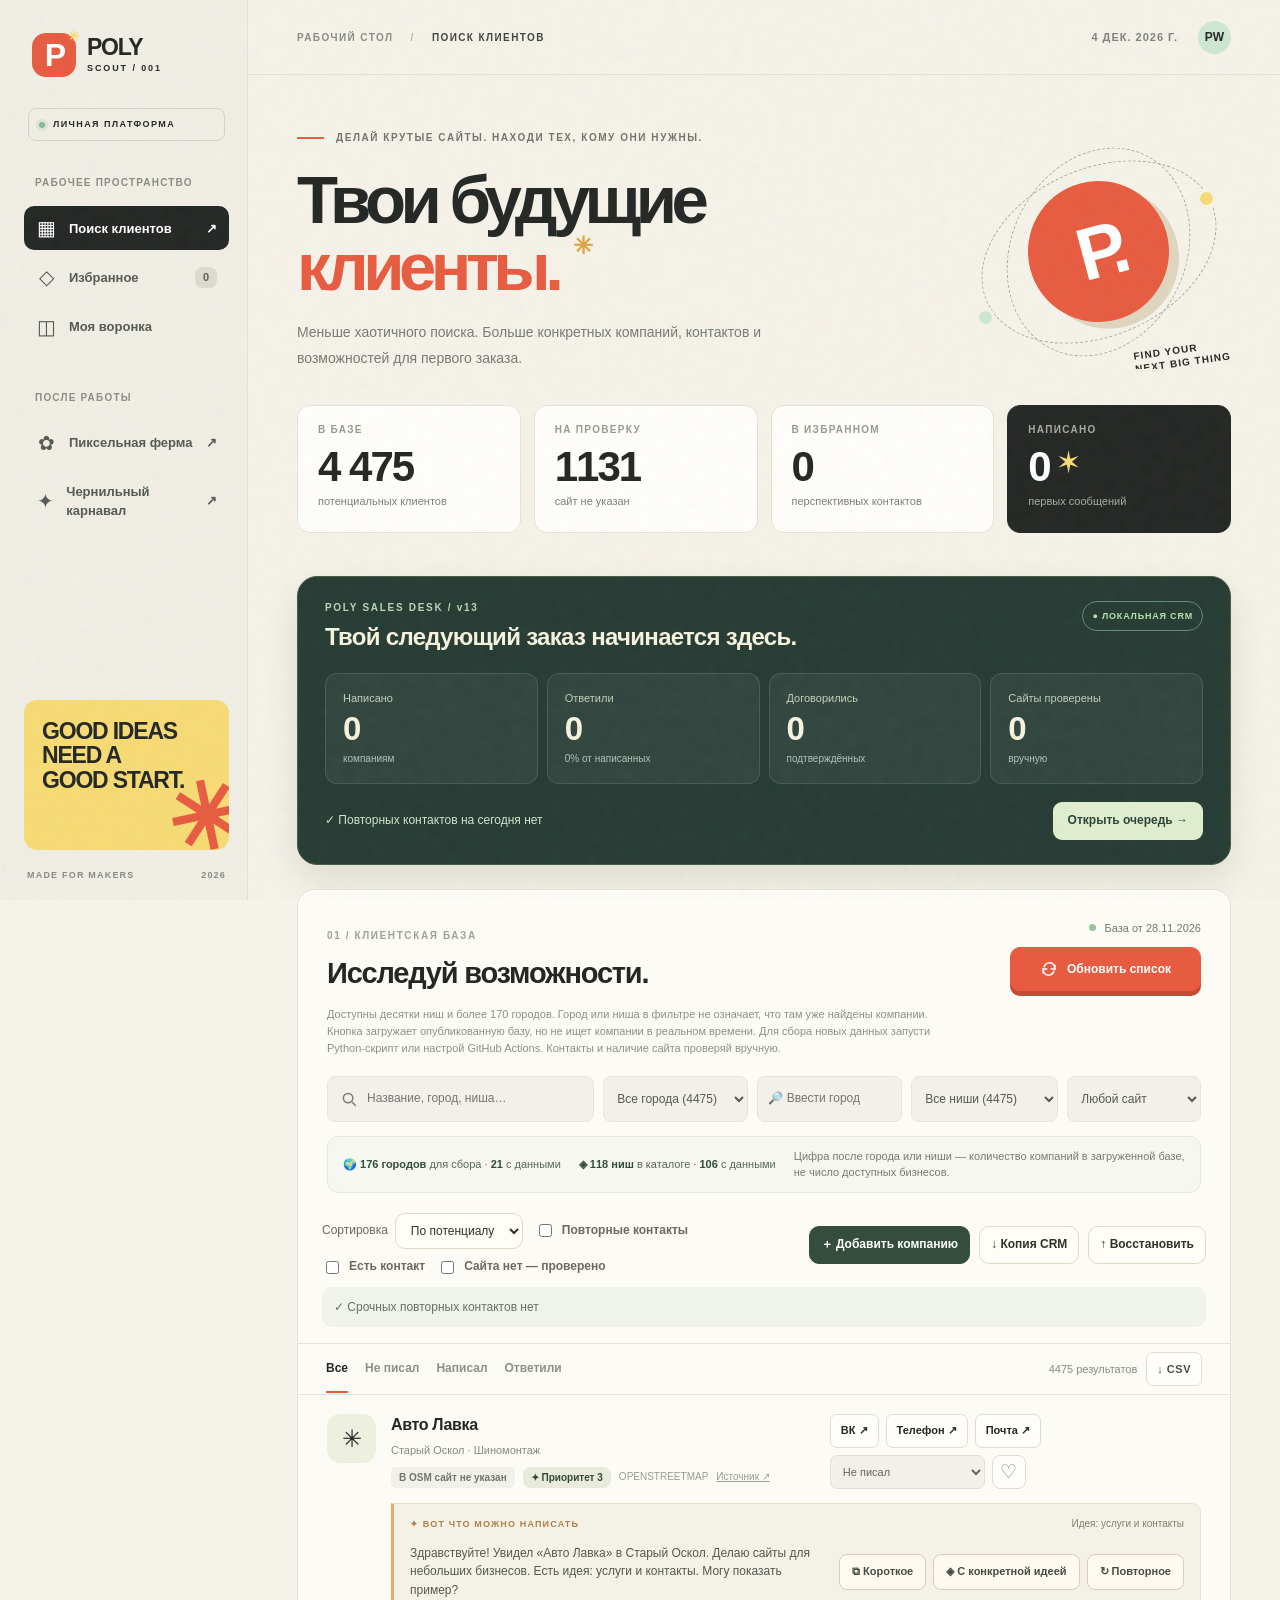
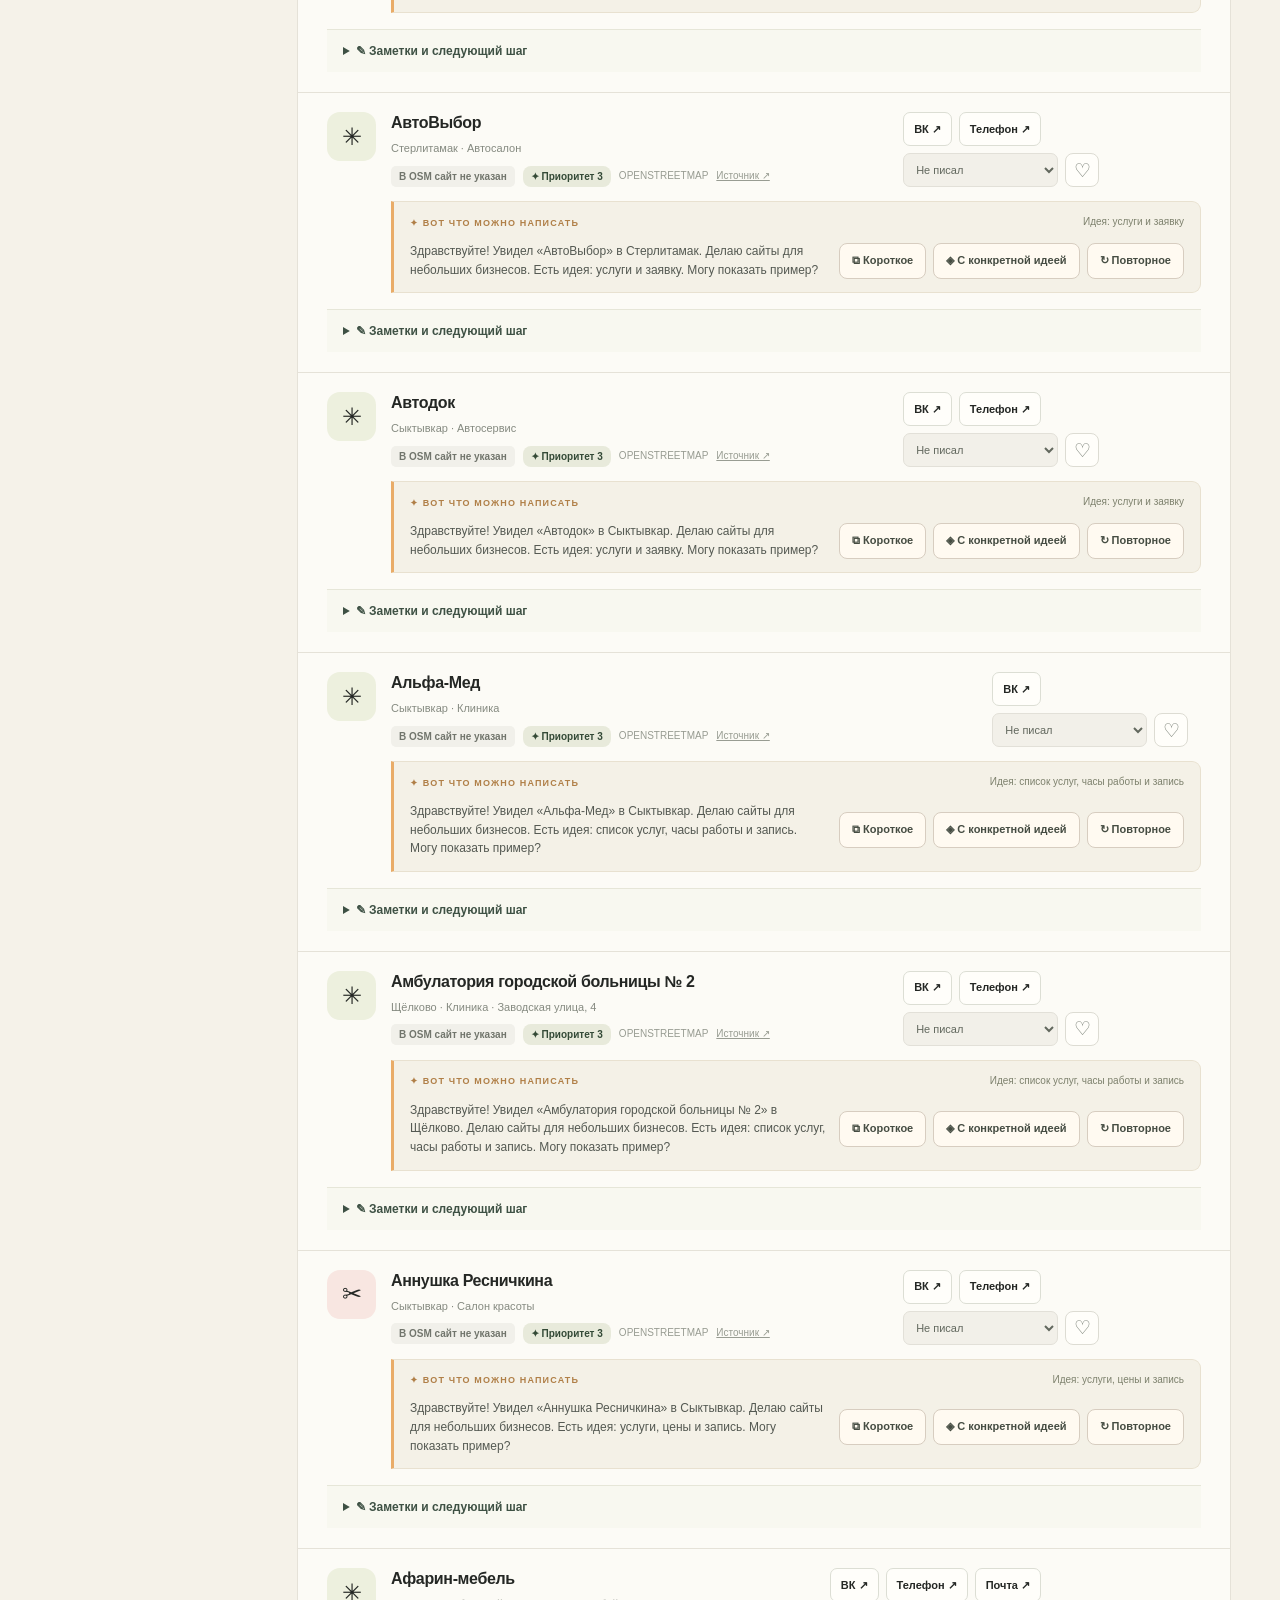
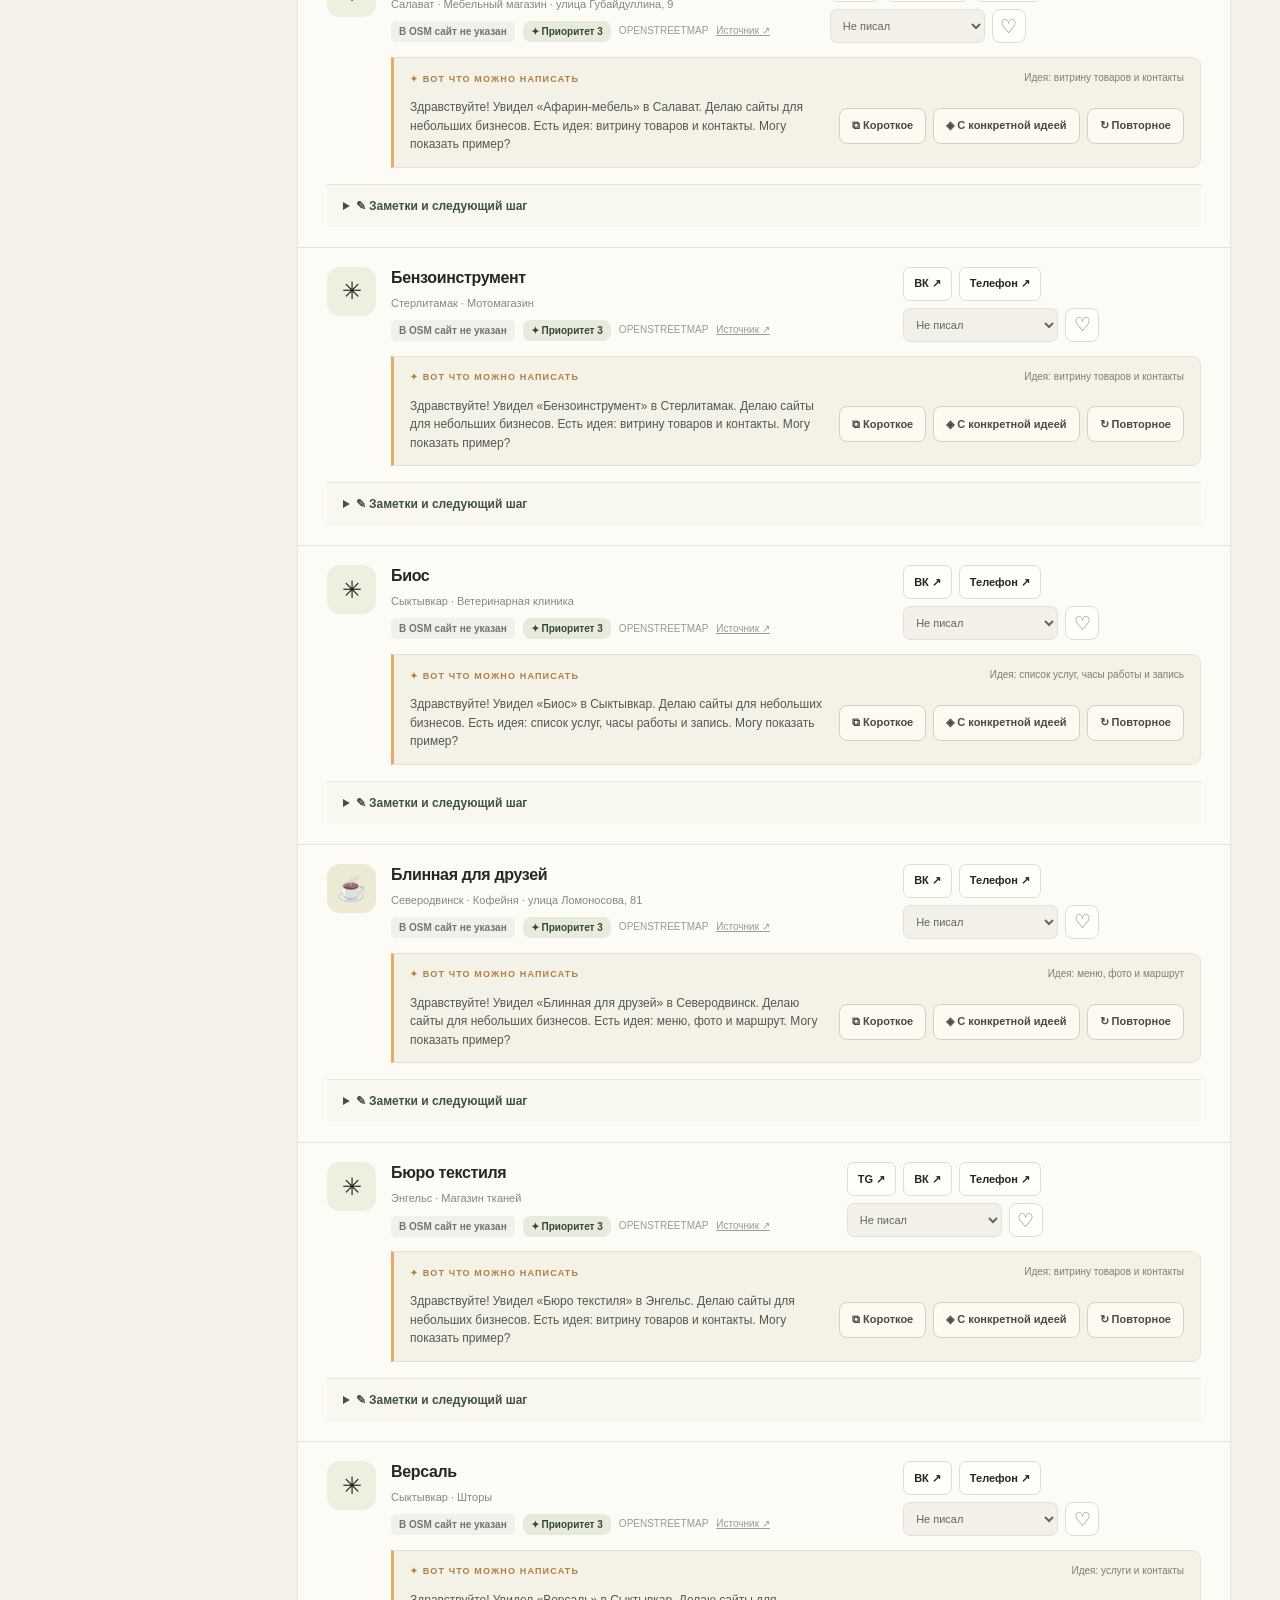
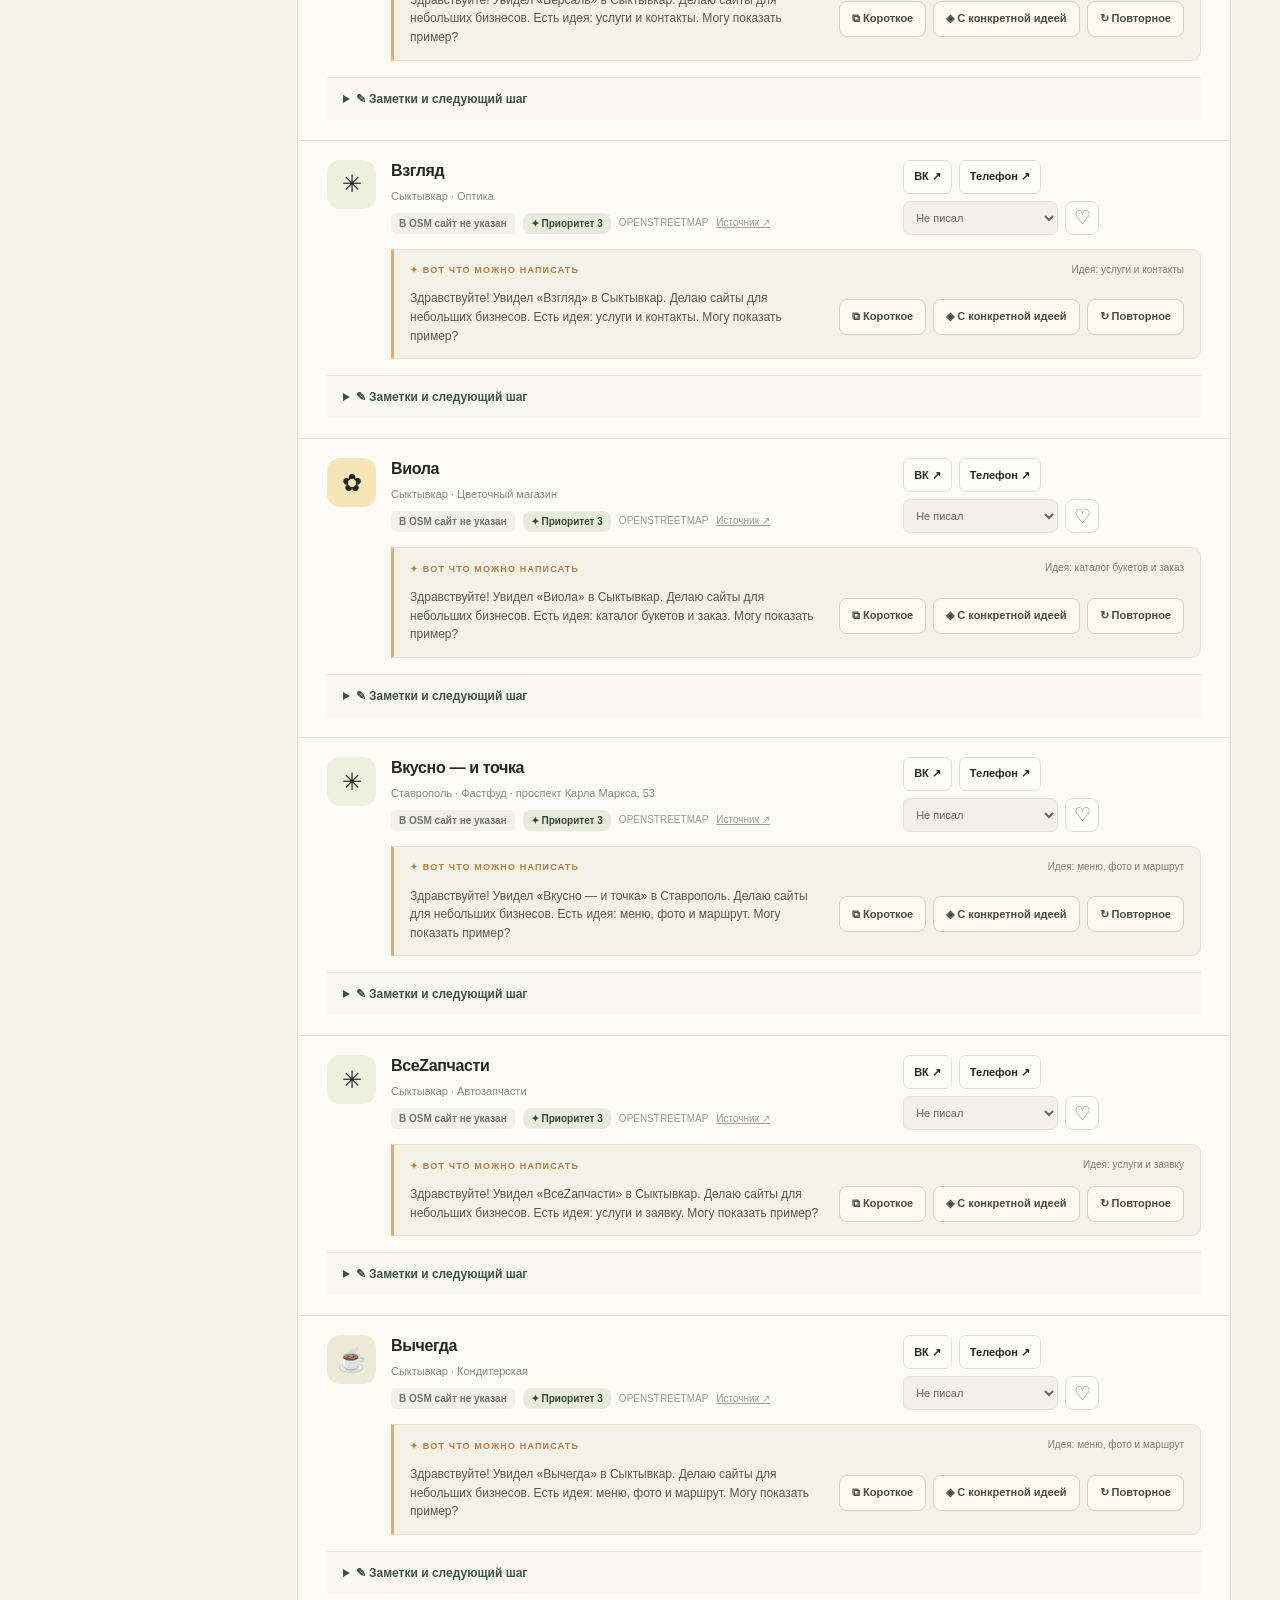
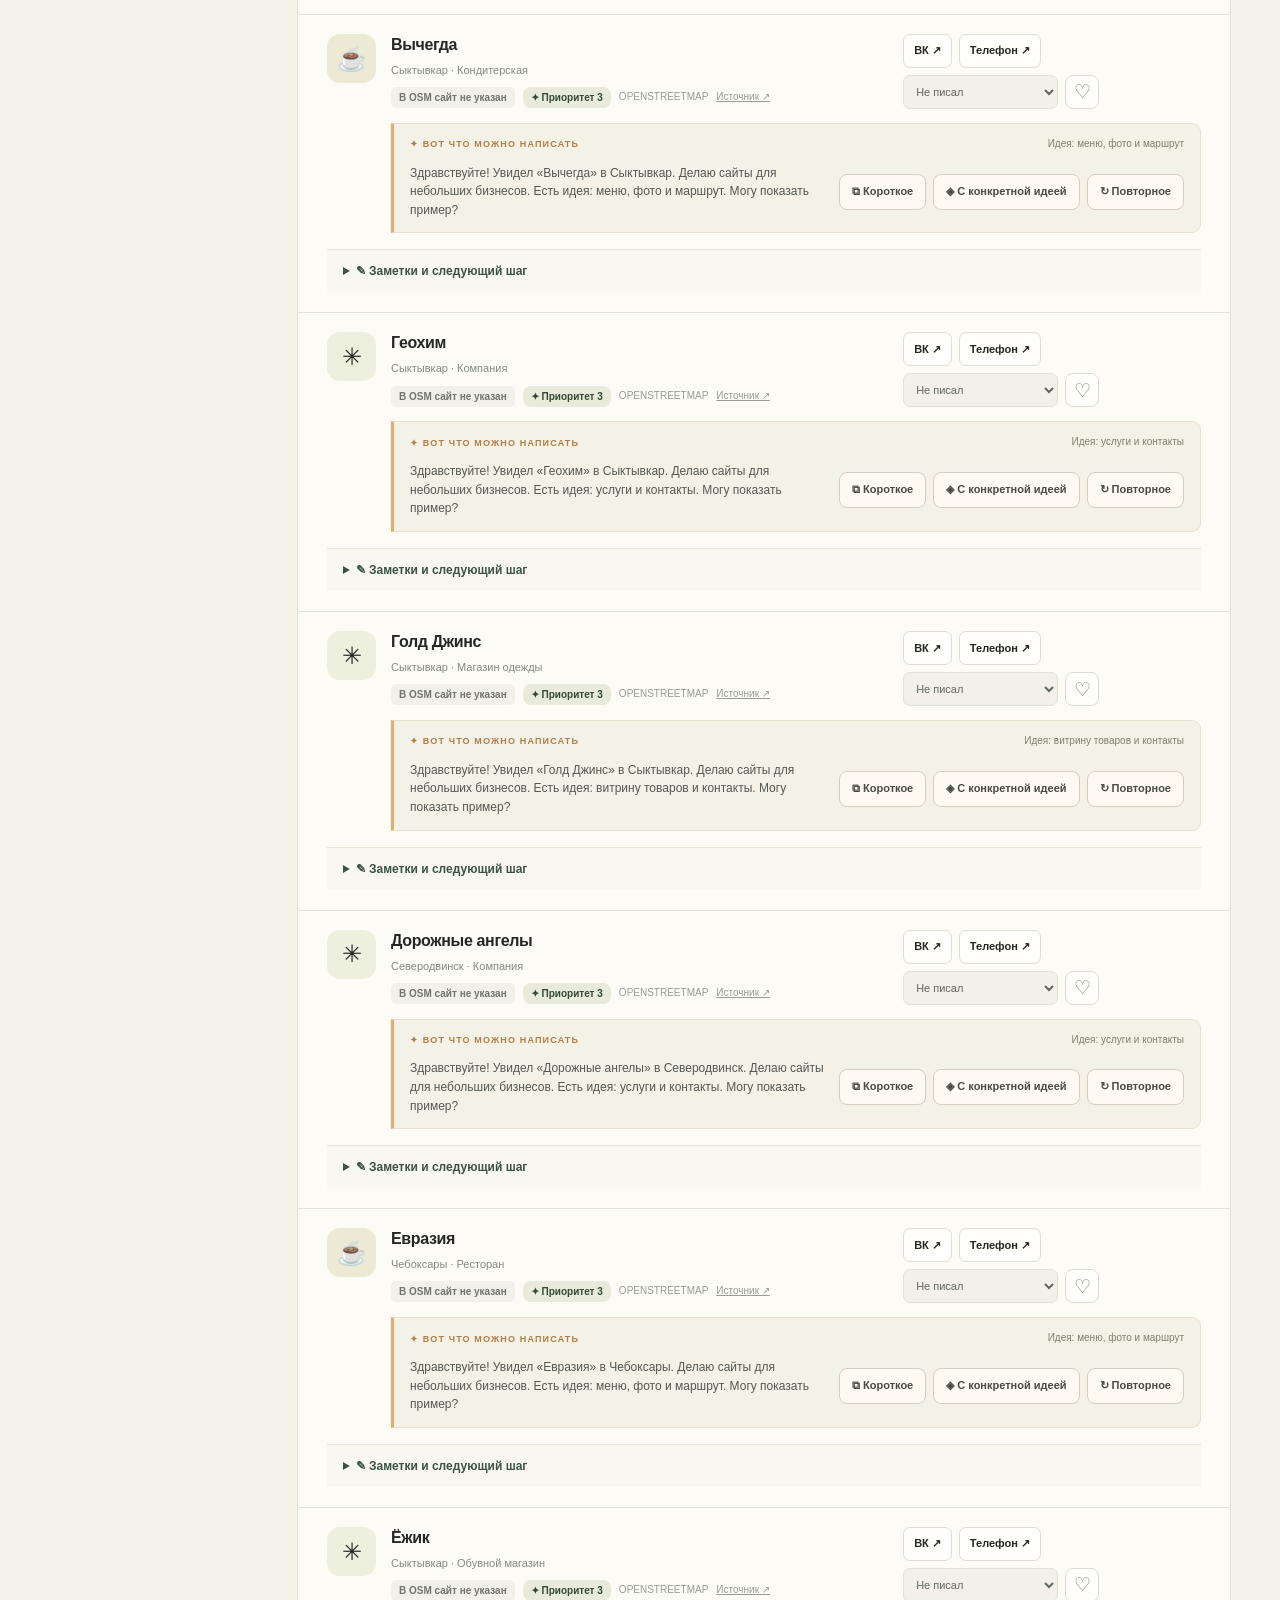
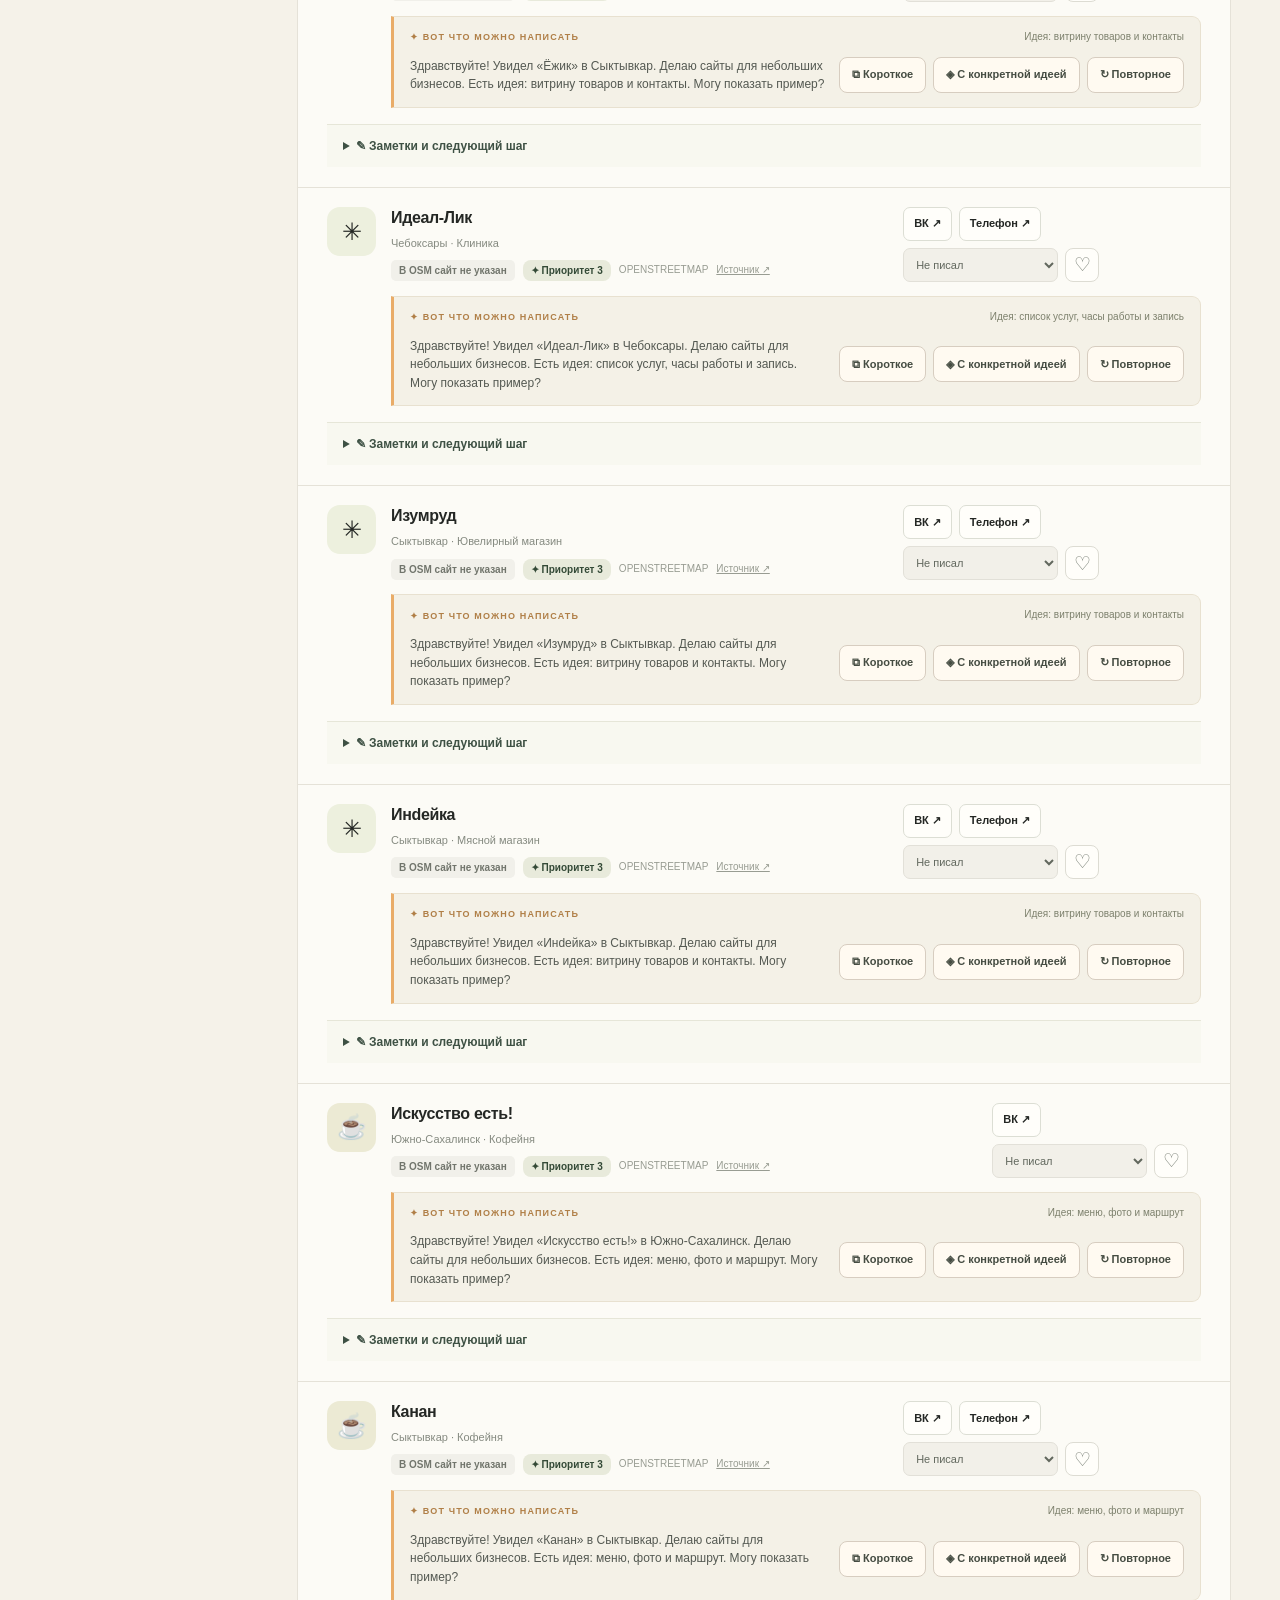
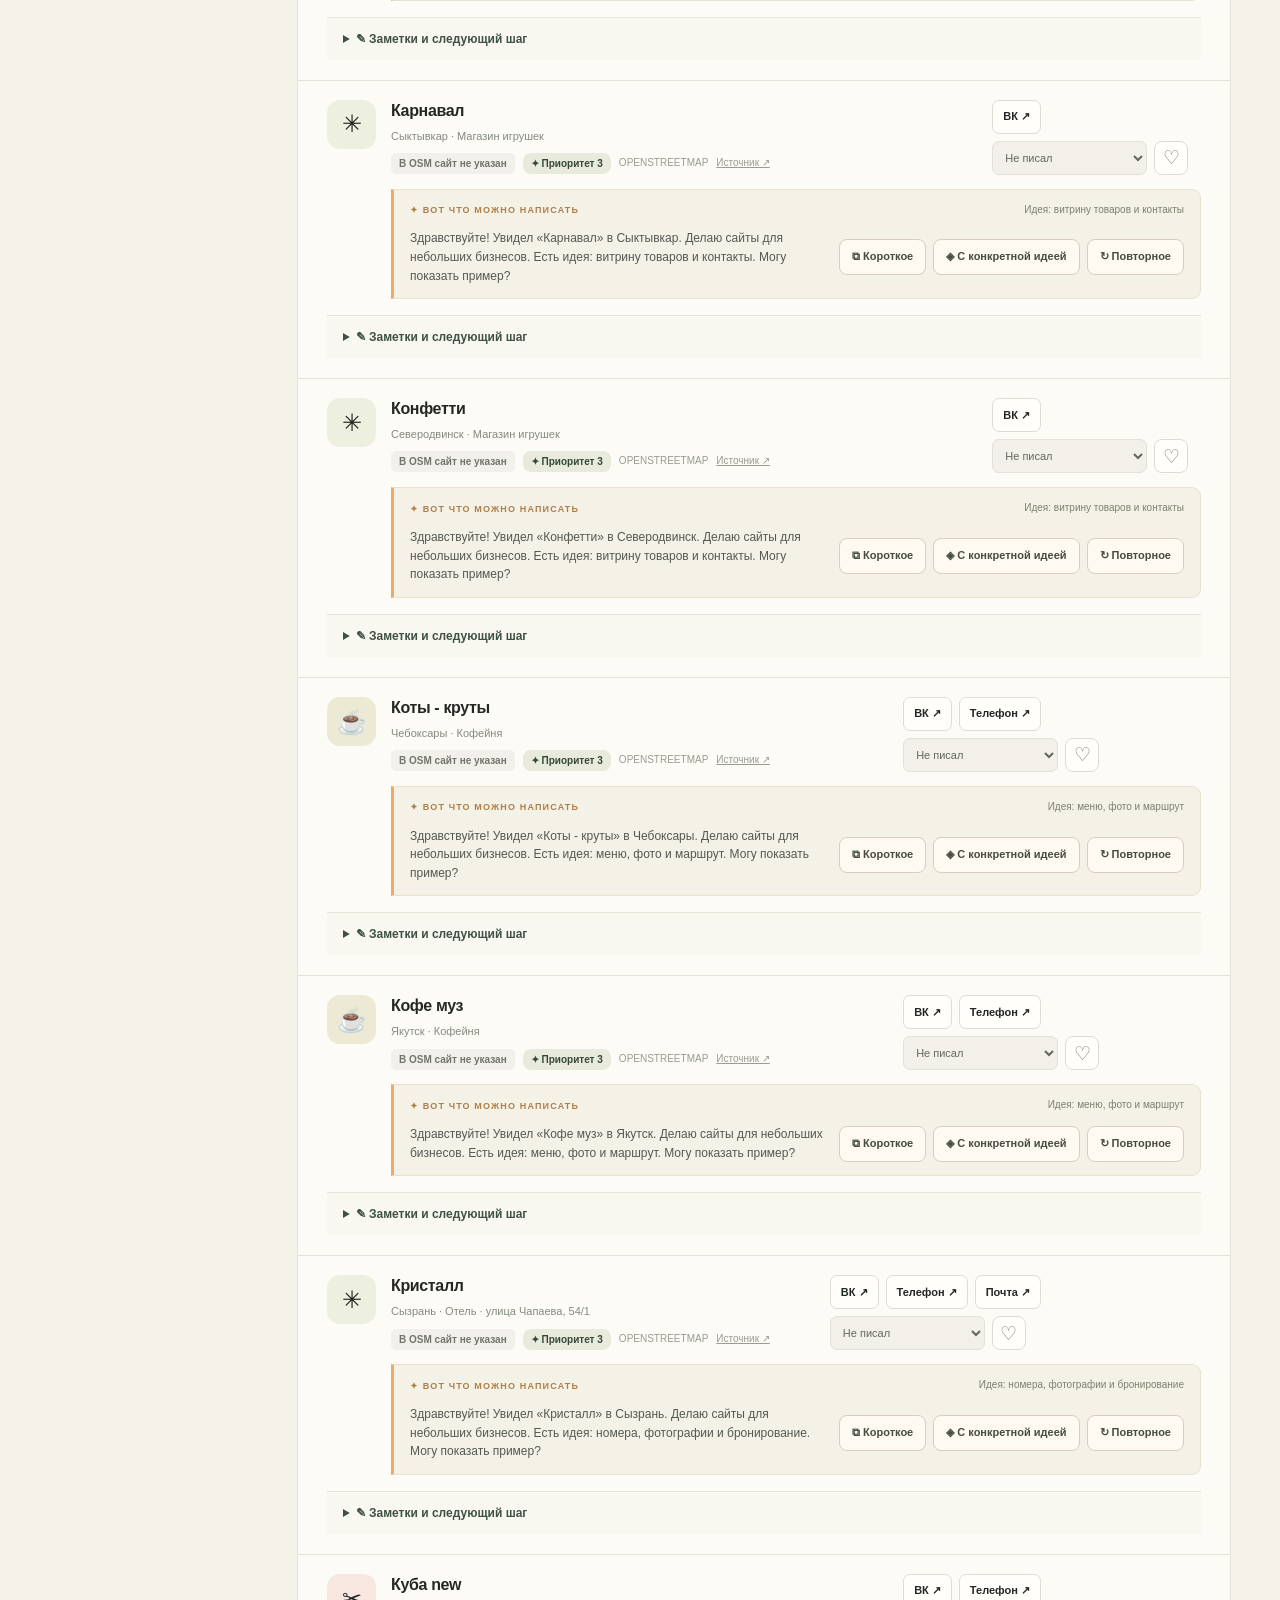
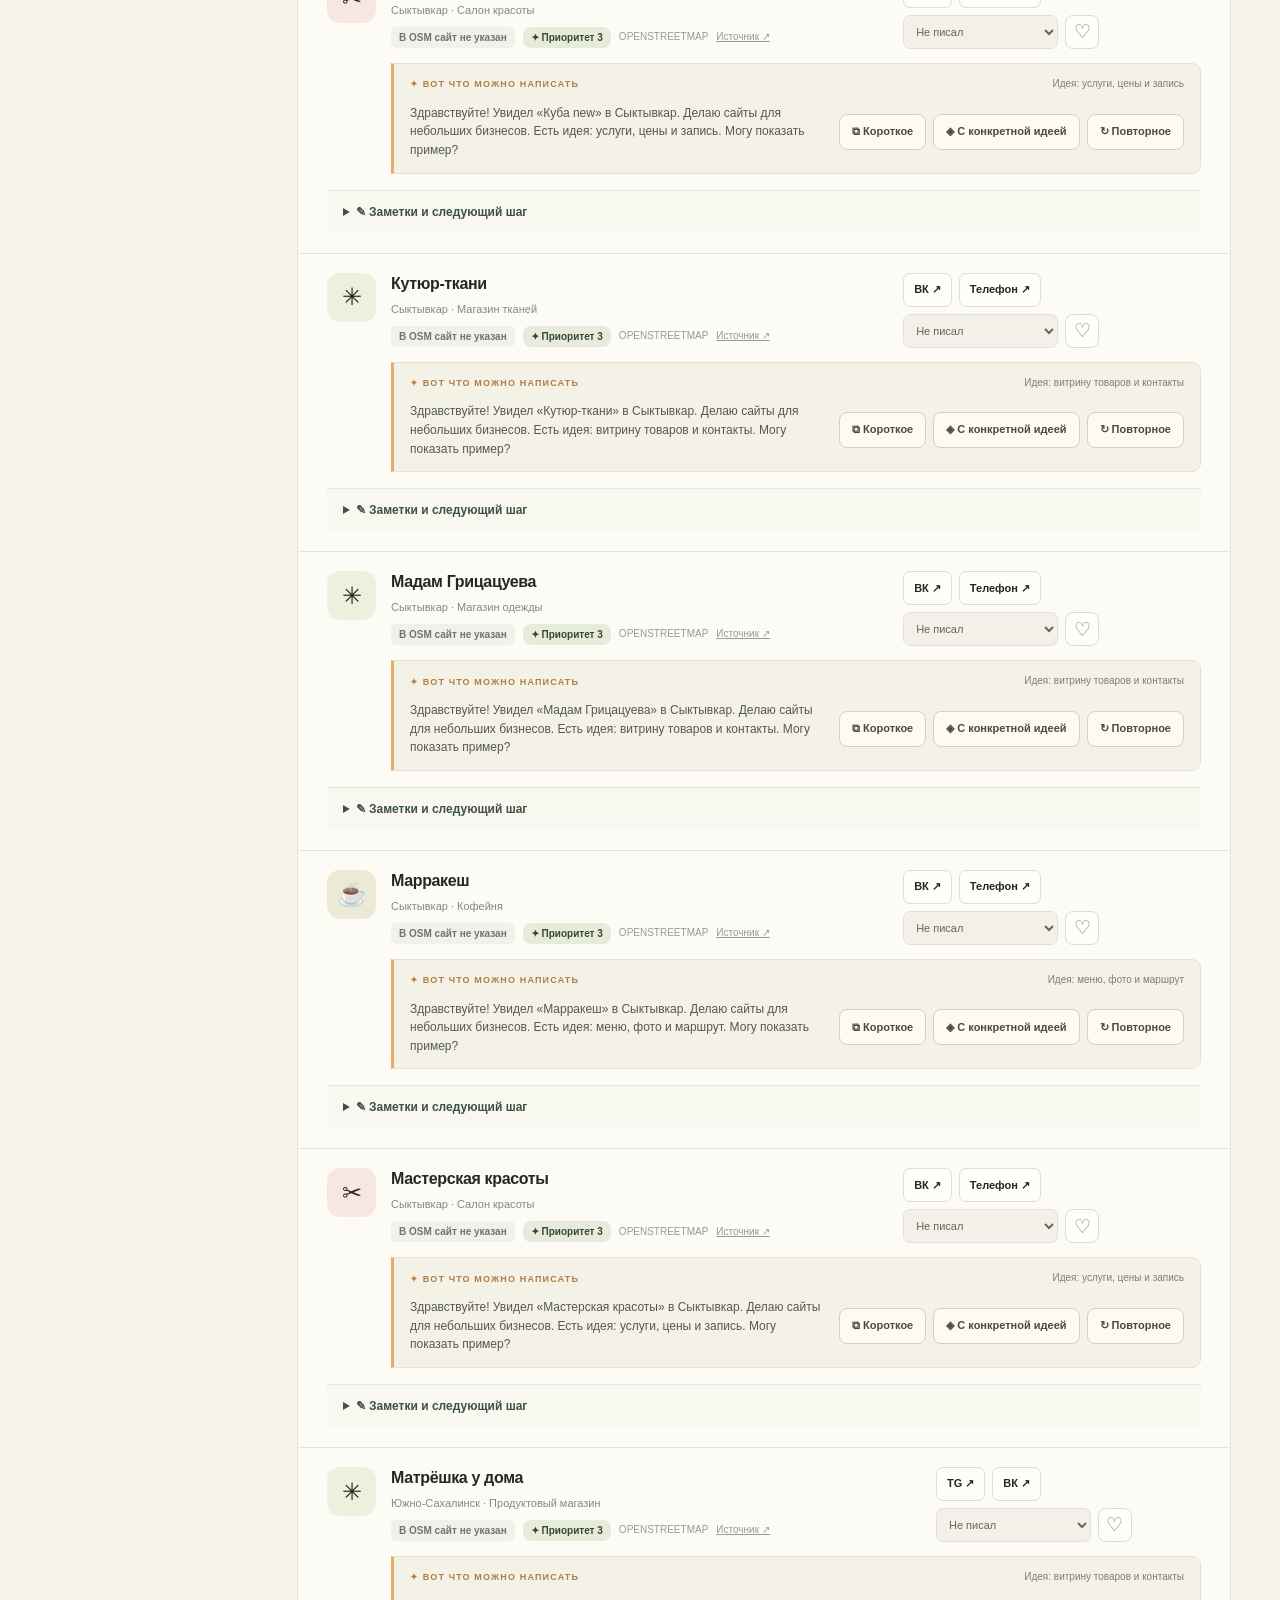
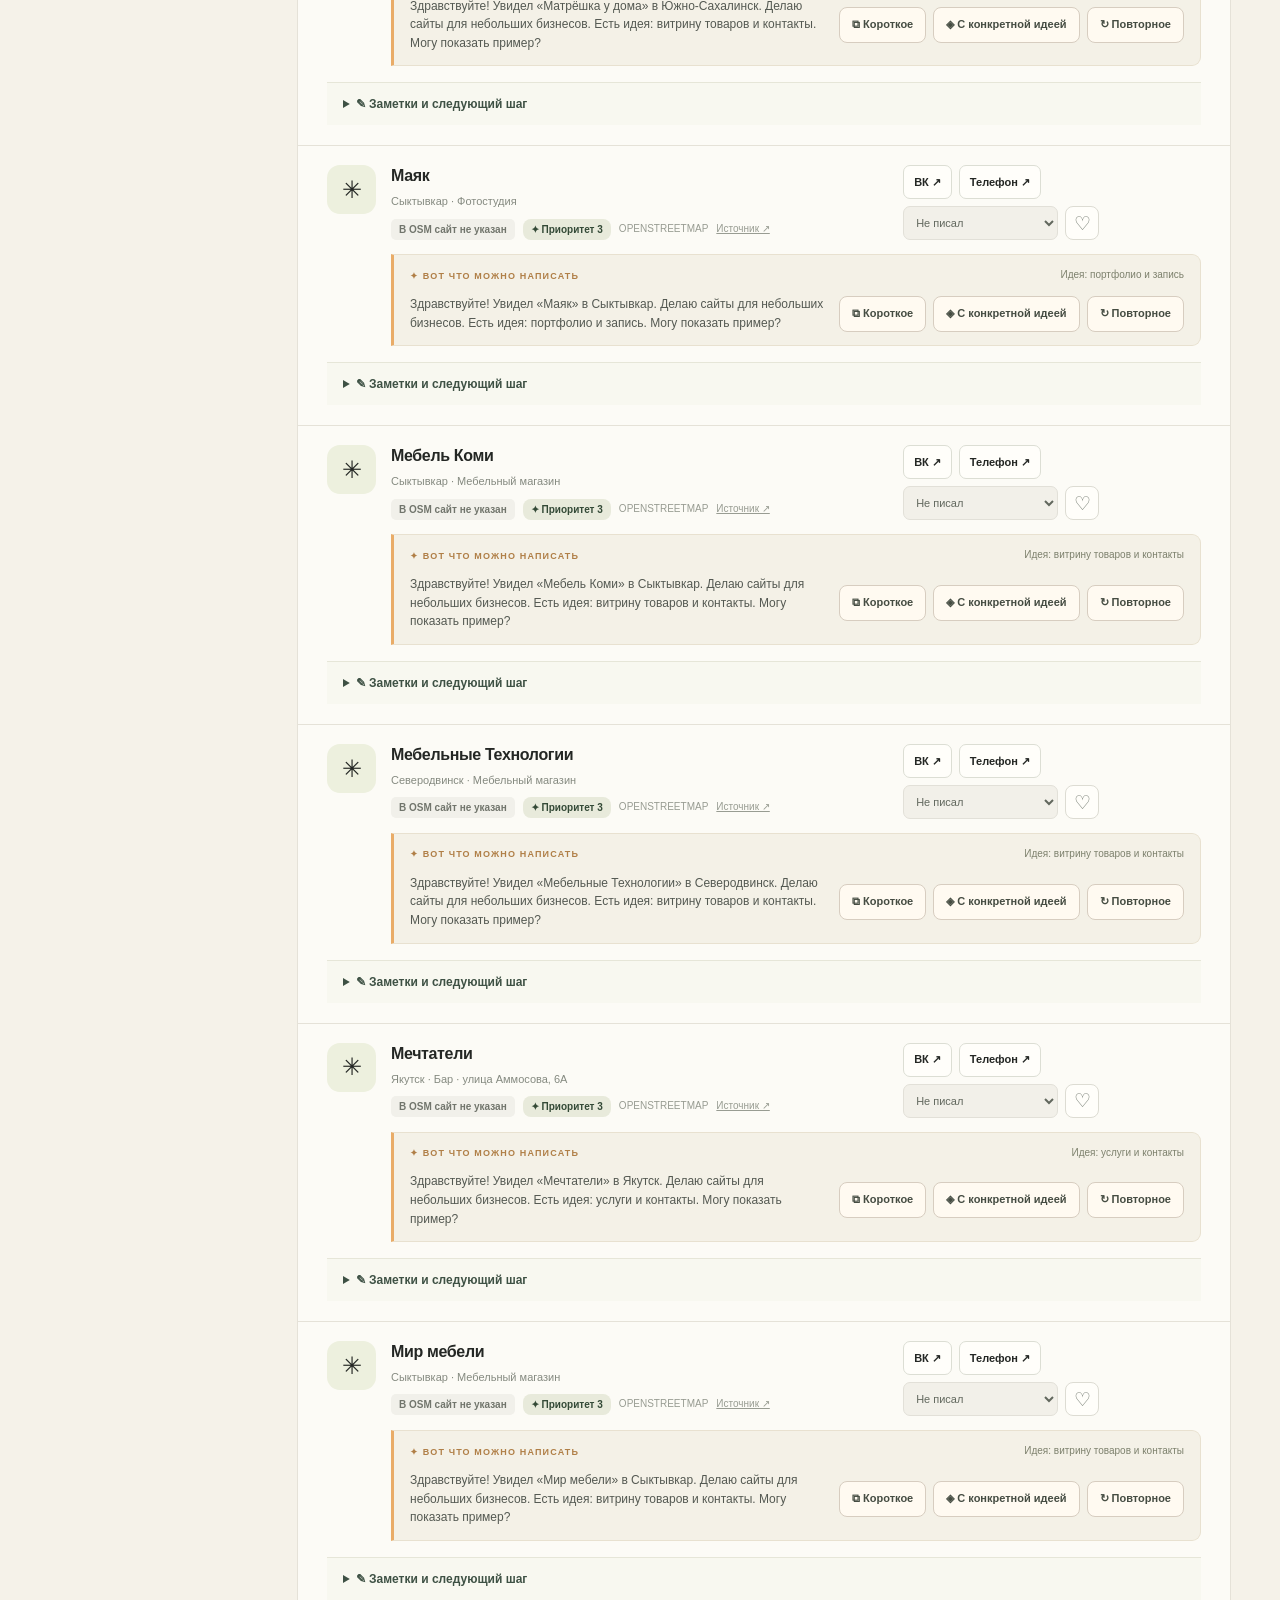
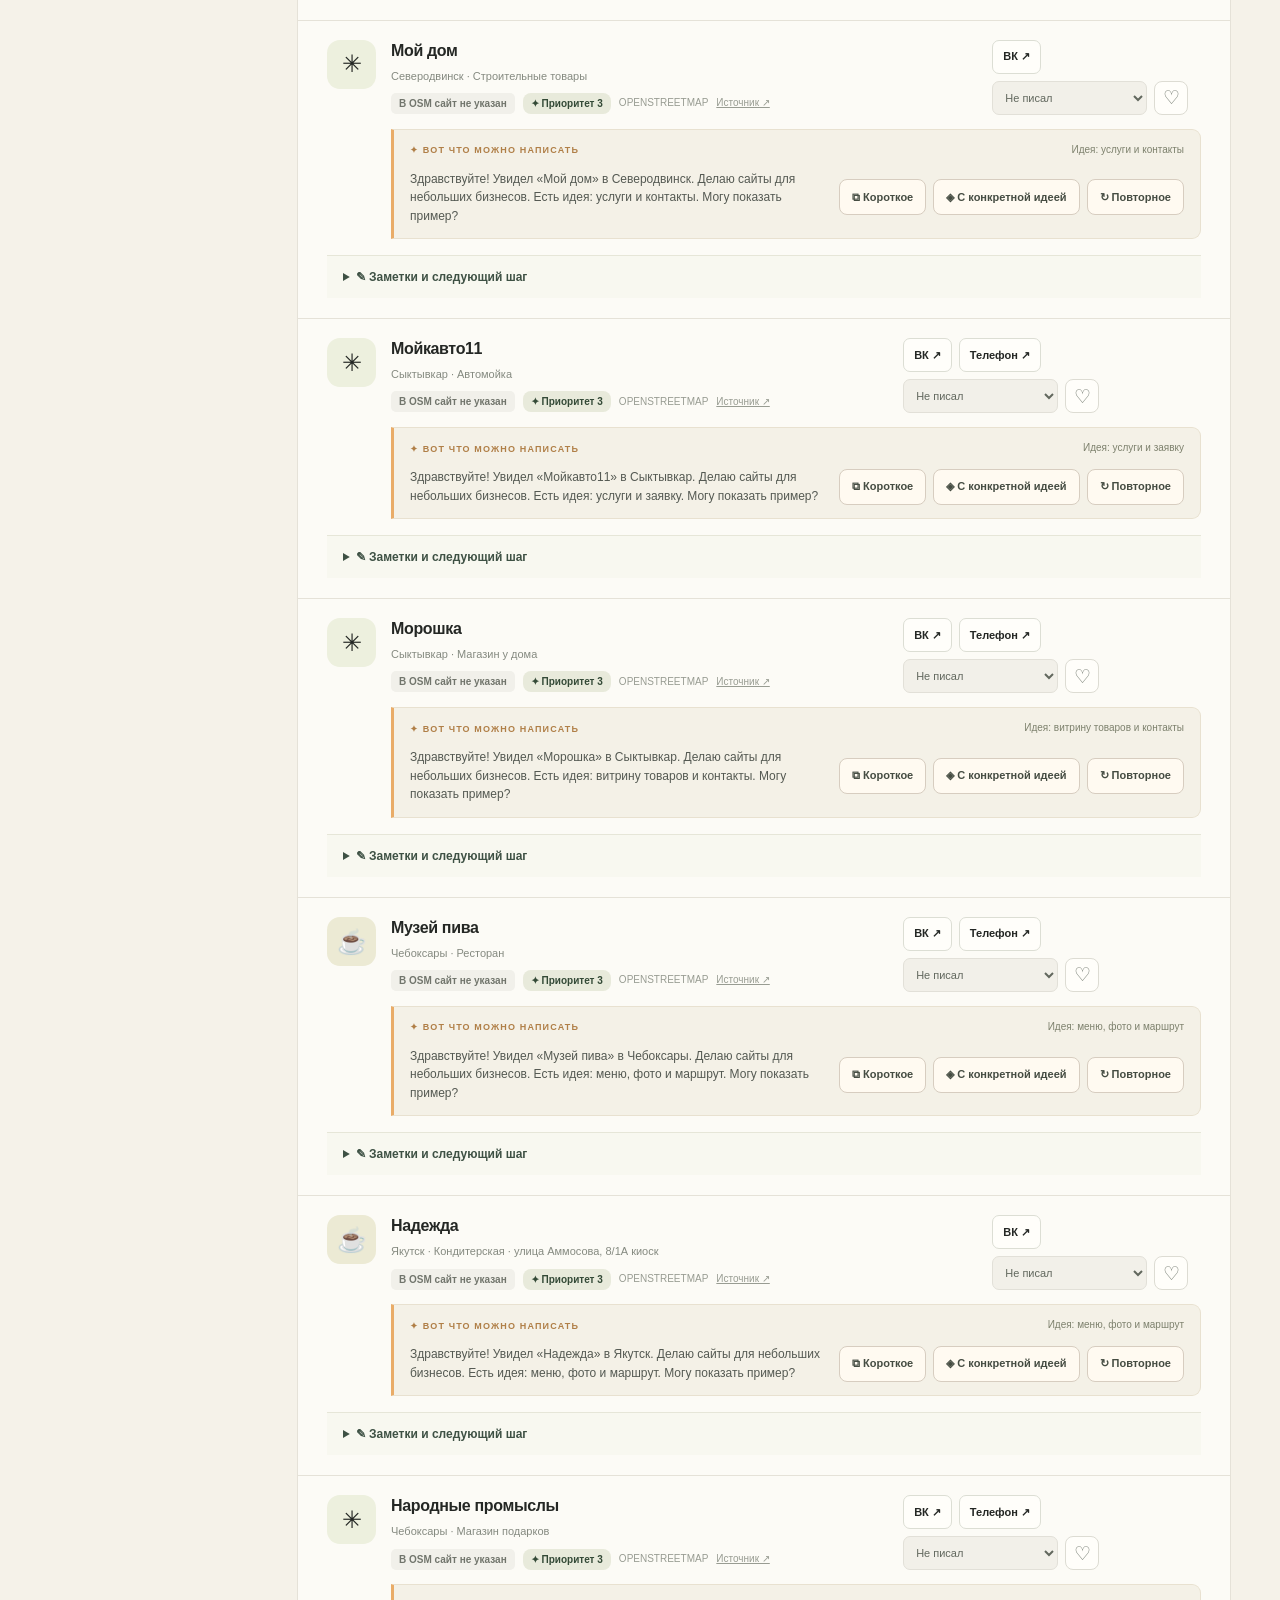
<file: index.html>
<!doctype html>
<html lang="ru">
<head>
  <meta charset="UTF-8" />
  <meta name="viewport" content="width=device-width, initial-scale=1" />
  <meta name="theme-color" content="#f5f2e9" />
  <meta name="description" content="POLY SCOUT — личная база потенциальных клиентов для веб-студии, с CRM и мини-играми." />
  <title>POLY SCOUT — находи своих клиентов</title>
  <link rel="icon" href="assets/favicon.svg" type="image/svg+xml" />
  <link rel="stylesheet" href="assets/styles.css" />
  <script src="data/catalog.js" defer></script><script src="data/leads.js" defer></script><script src="data/seed.js" defer></script>
  <script src="assets/app.js" defer></script>
</head>
<body>
  <div class="grain" aria-hidden="true"></div>
  <div class="shell">
    <aside class="sidebar">
      <a class="identity" href="index.html" aria-label="POLY SCOUT — главная"><span class="symbol">P<span class="symbol-cut">✳</span></span><span class="identity-copy"><strong>POLY</strong><small>SCOUT / 001</small></span></a>
      <div class="sidebar-tag"><span class="pulse"></span> ЛИЧНАЯ ПЛАТФОРМА</div>
      <nav class="main-nav" aria-label="Основная навигация">
        <span class="nav-caption">РАБОЧЕЕ ПРОСТРАНСТВО</span>
        <a class="nav-link active" href="#search" data-view="search"><span class="nav-ico">▦</span> Поиск клиентов <span class="nav-arrow">↗</span></a>
        <a class="nav-link" href="#saved" data-view="saved"><span class="nav-ico">◇</span> Избранное <span id="navSaved" class="count-pill">0</span></a>
        <a class="nav-link" href="#pipeline" data-view="pipeline"><span class="nav-ico">◫</span> Моя воронка</a>
        <span class="nav-caption game-caption">ПОСЛЕ РАБОТЫ</span>
        <a class="nav-link" href="games/farm/index.html"><span class="nav-ico">✿</span> Пиксельная ферма <span class="nav-arrow">↗</span></a>
        <a class="nav-link" href="games/arcade/index.html"><span class="nav-ico">✦</span> Чернильный карнавал <span class="nav-arrow">↗</span></a>
      </nav>
      <div class="sidebar-bottom"><div class="mini-sticker"><span>GOOD IDEAS<br/>NEED A<br/>GOOD START.</span><span class="sticker-flower">✳</span></div><div class="side-version">MADE FOR MAKERS <span>2026</span></div></div>
    </aside>
    <div class="workarea">
      <header class="topbar"><div class="breadcrumbs">РАБОЧИЙ СТОЛ <span>/</span> <strong id="breadcrumb">ПОИСК КЛИЕНТОВ</strong></div><div class="topright"><span class="top-date" id="todayDate"></span><span class="top-avatar">PW</span></div></header>
      <main class="content">
        <section class="intro"><div class="intro-copy"><p class="eyebrow"><span class="eyebrow-line"></span> ДЕЛАЙ КРУТЫЕ САЙТЫ. НАХОДИ ТЕХ, КОМУ ОНИ НУЖНЫ.</p><h1 id="pageTitle">Твои будущие<br/><em>клиенты.</em><span class="title-spark">✳</span></h1><p class="intro-sub">Меньше хаотичного поиска. Больше конкретных компаний, контактов и возможностей для первого заказа.</p></div><div class="hero-art" aria-hidden="true"><div class="orbit orbit-1"></div><div class="orbit orbit-2"></div><div class="hero-disk">P.</div><div class="orbit-dot dot-a"></div><div class="orbit-dot dot-b"></div><span class="orbit-note">FIND YOUR<br/>NEXT BIG THING</span></div></section>
        <section class="stats" aria-label="Статистика">
          <div class="stat"><span class="stat-label">В БАЗЕ</span><strong id="totalCount">0</strong><span class="stat-foot">потенциальных клиентов</span></div>
          <div class="stat"><span class="stat-label">НА ПРОВЕРКУ</span><strong id="noSiteCount">0</strong><span class="stat-foot">сайт не указан</span></div>
          <div class="stat"><span class="stat-label">В ИЗБРАННОМ</span><strong id="savedCount">0</strong><span class="stat-foot">перспективных контактов</span></div>
          <div class="stat stat-dark"><span class="stat-label">НАПИСАНО</span><strong id="contactedCount">0<span class="stat-star">✶</span></strong><span class="stat-foot">первых сообщений</span></div>
        </section>
        <section class="scout-overview" id="scoutOverview" aria-label="Сводка работы с клиентами"></section><section class="main-panel" id="leadsSection"><div class="panel-heading"><div><span class="panel-kicker">01 / КЛИЕНТСКАЯ БАЗА</span><h2 id="listTitle">Исследуй возможности<span class="period">.</span></h2></div><div class="refresh-area"><div class="data-freshness" role="status" aria-live="polite"><span class="refresh-dot" aria-hidden="true"></span><span id="freshText">Проверяем дату базы…</span></div><button id="refreshBtn" class="refresh-button" type="button" title="Проверить новую опубликованную базу" aria-label="Обновить список клиентов"><svg class="refresh-icon" viewBox="0 0 24 24" width="18" height="18" fill="none" stroke="currentColor" stroke-width="2" stroke-linecap="round" stroke-linejoin="round" aria-hidden="true"><path d="M20 7v5h-5"/><path d="M4 17v-5h5"/><path d="M5.5 9A7.5 7.5 0 0 1 18.5 6.5L20 12M4 12l1.5 5.5A7.5 7.5 0 0 0 18.5 15"/></svg><span class="refresh-label">Обновить список</span></button></div></div>
          <p class="refresh-explainer" id="refreshHelp">Доступны десятки ниш и более 170 городов. Город или ниша в фильтре не означает, что там уже найдены компании. Кнопка загружает опубликованную базу, но не ищет компании в реальном времени. Для сбора новых данных запусти Python-скрипт или настрой GitHub Actions. Контакты и наличие сайта проверяй вручную.</p><div class="controls"><label class="search-wrap"><svg viewBox="0 0 24 24" fill="none" stroke="currentColor" stroke-width="2"><circle cx="10.8" cy="10.8" r="6.3"/><path d="m16 16 5 5"/></svg><input id="searchInput" type="search" placeholder="Название, город, ниша…" autocomplete="off" aria-label="Поиск по базе" /></label><select id="cityFilter" aria-label="Город (весь каталог России)"><option value="all">Все города</option></select><label class="city-quick-wrap" title="Быстрый поиск города, в том числе ещё без компаний"><input id="cityQuickInput" type="search" list="cityQuickList" placeholder="🔎 Ввести город" autocomplete="off" aria-label="Быстрый поиск города"><datalist id="cityQuickList"></datalist></label><select id="nicheFilter" aria-label="Все направления бизнеса и конкретные ниши"><option value="all">Все ниши</option></select><select id="siteFilter" aria-label="Фильтр по наличию сайта"><option value="all">Любой сайт</option><option value="missing">В источнике сайт не указан</option><option value="yes">Сайт указан</option></select></div><div id="catalogSummary" class="catalog-summary" role="status" aria-live="polite"></div>
          <div class="scout-pro-toolbar">
   <div class="scout-pro-filters"><label>Сортировка <select id="sortLeads"><option value="priority">По потенциалу</option><option value="recent">По свежести</option><option value="city">По городу</option><option value="name">По названию</option></select></label><label class="pro-checkbox"><input id="dueOnly" type="checkbox"> Повторные контакты</label><label class="pro-checkbox"><input id="withContacts" type="checkbox"> Есть контакт</label><label class="pro-checkbox"><input id="confirmedNoSite" type="checkbox"> Сайта нет — проверено</label></div>
   <div class="scout-pro-actions"><button id="addLeadBtn" type="button">＋ Добавить компанию</button><button id="backupCrmBtn" type="button">↓ Копия CRM</button><button id="restoreCrmBtn" type="button">↑ Восстановить</button><input id="restoreCrmFile" type="file" accept=".json,application/json" hidden></div>
 </div><div id="followUpSummary" class="followup-summary" aria-live="polite"></div>
 <div id="manualLeadDialog" class="manual-lead-dialog" hidden><h3>Моя компания</h3><p>Добавь найденный бизнес вручную. Контакты должны быть публичными и проверенными.</p><form id="manualLeadForm" class="manual-lead-form"><label>Название*<input name="name" required maxlength="120" placeholder="Название заведения"></label><label>Город*<input name="city" required maxlength="90" placeholder="Москва"></label><label>Ниша<input name="category" maxlength="80" placeholder="Кофейня"></label><label>Telegram<input name="telegram" placeholder="https://t.me/..."></label><label>ВК<input name="vk" placeholder="https://vk.com/..."></label><label>Телефон<input name="phone" placeholder="+7..."></label><label>Сайт<input name="website" placeholder="https://..."></label><button type="submit">Сохранить компанию</button></form></div>
 <div class="tabs"><div class="tab-group" role="tablist" aria-label="Статус клиента"><button class="tab active" data-status="all" type="button">Все</button><button class="tab" data-status="new" type="button">Не писал</button><button class="tab" data-status="sent" type="button">Написал</button><button class="tab" data-status="replied" type="button">Ответили</button></div><div class="results-meta"><span id="resultsCount">0 результатов</span><button id="exportBtn" type="button" class="export-btn" title="Скачать видимую подборку CSV">↓ CSV</button></div></div>
          <div id="list" class="leads-list" aria-live="polite"></div><button id="showMoreLeads" class="show-more-leads" type="button" hidden>Показать ещё</button><div class="panel-bottom"><span>Данные из открытых источников. Контакты и наличие сайта обязательно проверяй перед обращением.</span><span id="sourceLine">© <a href="https://www.openstreetmap.org/copyright" target="_blank" rel="noopener noreferrer">OpenStreetMap contributors · ODbL</a></span></div>
        </section>
        <section class="break-section"><div><span class="panel-kicker">02 / ПЕРЕРЫВ НА ИГРУ</span><h2>Сделал дело?<br/><em>Время играть.</em></h2><p>Главное — реальные заказы и удобная работа с клиентами. Игры — приятная награда после работы.</p></div><div class="break-cards"><a class="break-card farm-card" href="games/farm/index.html"><div class="game-art game-art-farm" aria-hidden="true"><span>🌱</span><span>🌼</span><span>🍓</span></div><span class="break-number">01 — СПОКОЙНЫЙ РЕЖИМ</span><strong>Моя ферма</strong><span class="break-link">Играть <b>↗</b></span></a><a class="break-card arcade-card" href="games/arcade/index.html"><div class="game-art game-art-arcade" aria-hidden="true"><span>✦</span><span>★</span><span>✷</span></div><span class="break-number">02 — АРКАДНЫЙ РЕЖИМ</span><strong>Чернильный карнавал</strong><span class="break-link">Играть <b>↗</b></span></a></div></section>
        <footer class="footer"><span>POLY SCOUT <b>✳</b> ИНСТРУМЕНТЫ ДЛЯ ТЕХ, КТО СОЗДАЁТ.</span><span>BUILD SOMETHING GOOD © 2026</span></footer>
      </main>
    </div>
  </div>
  <div id="toast" class="toast" role="status" aria-live="polite"></div>
</body>
</html>
</file>
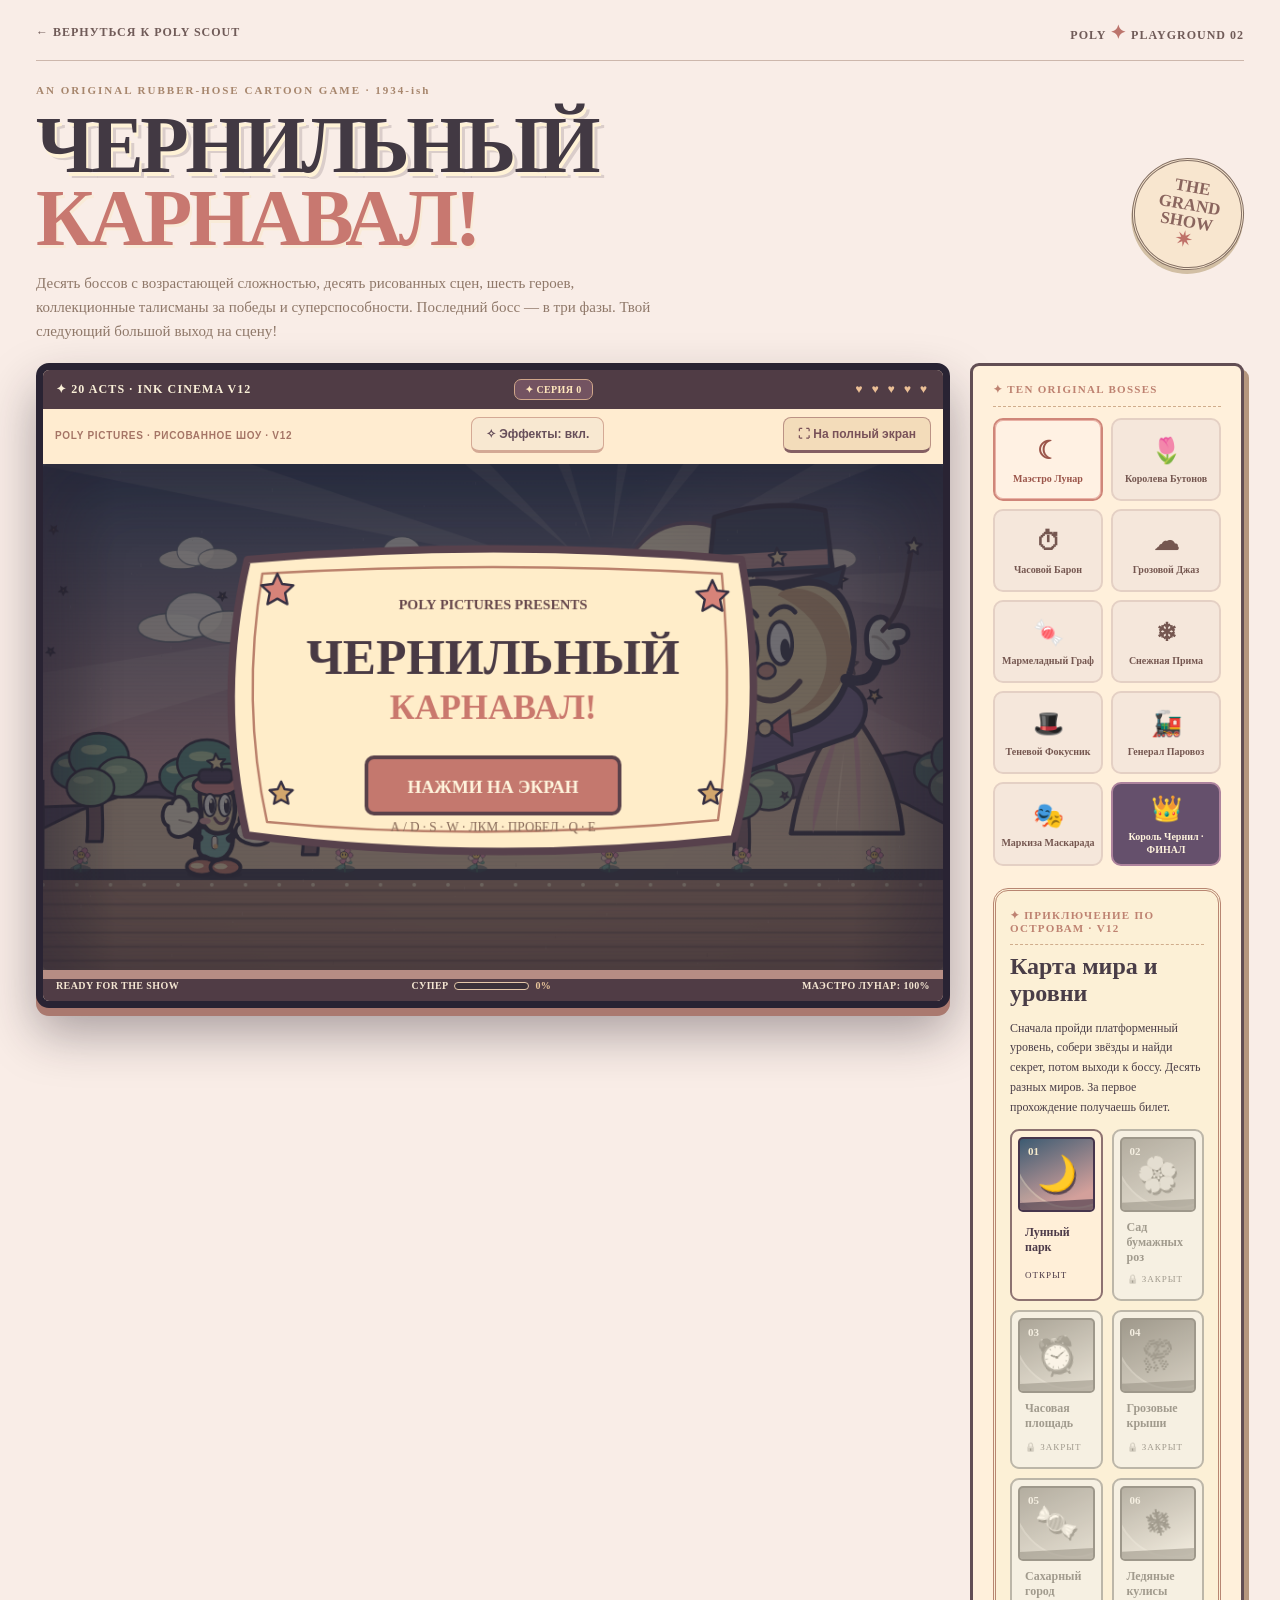
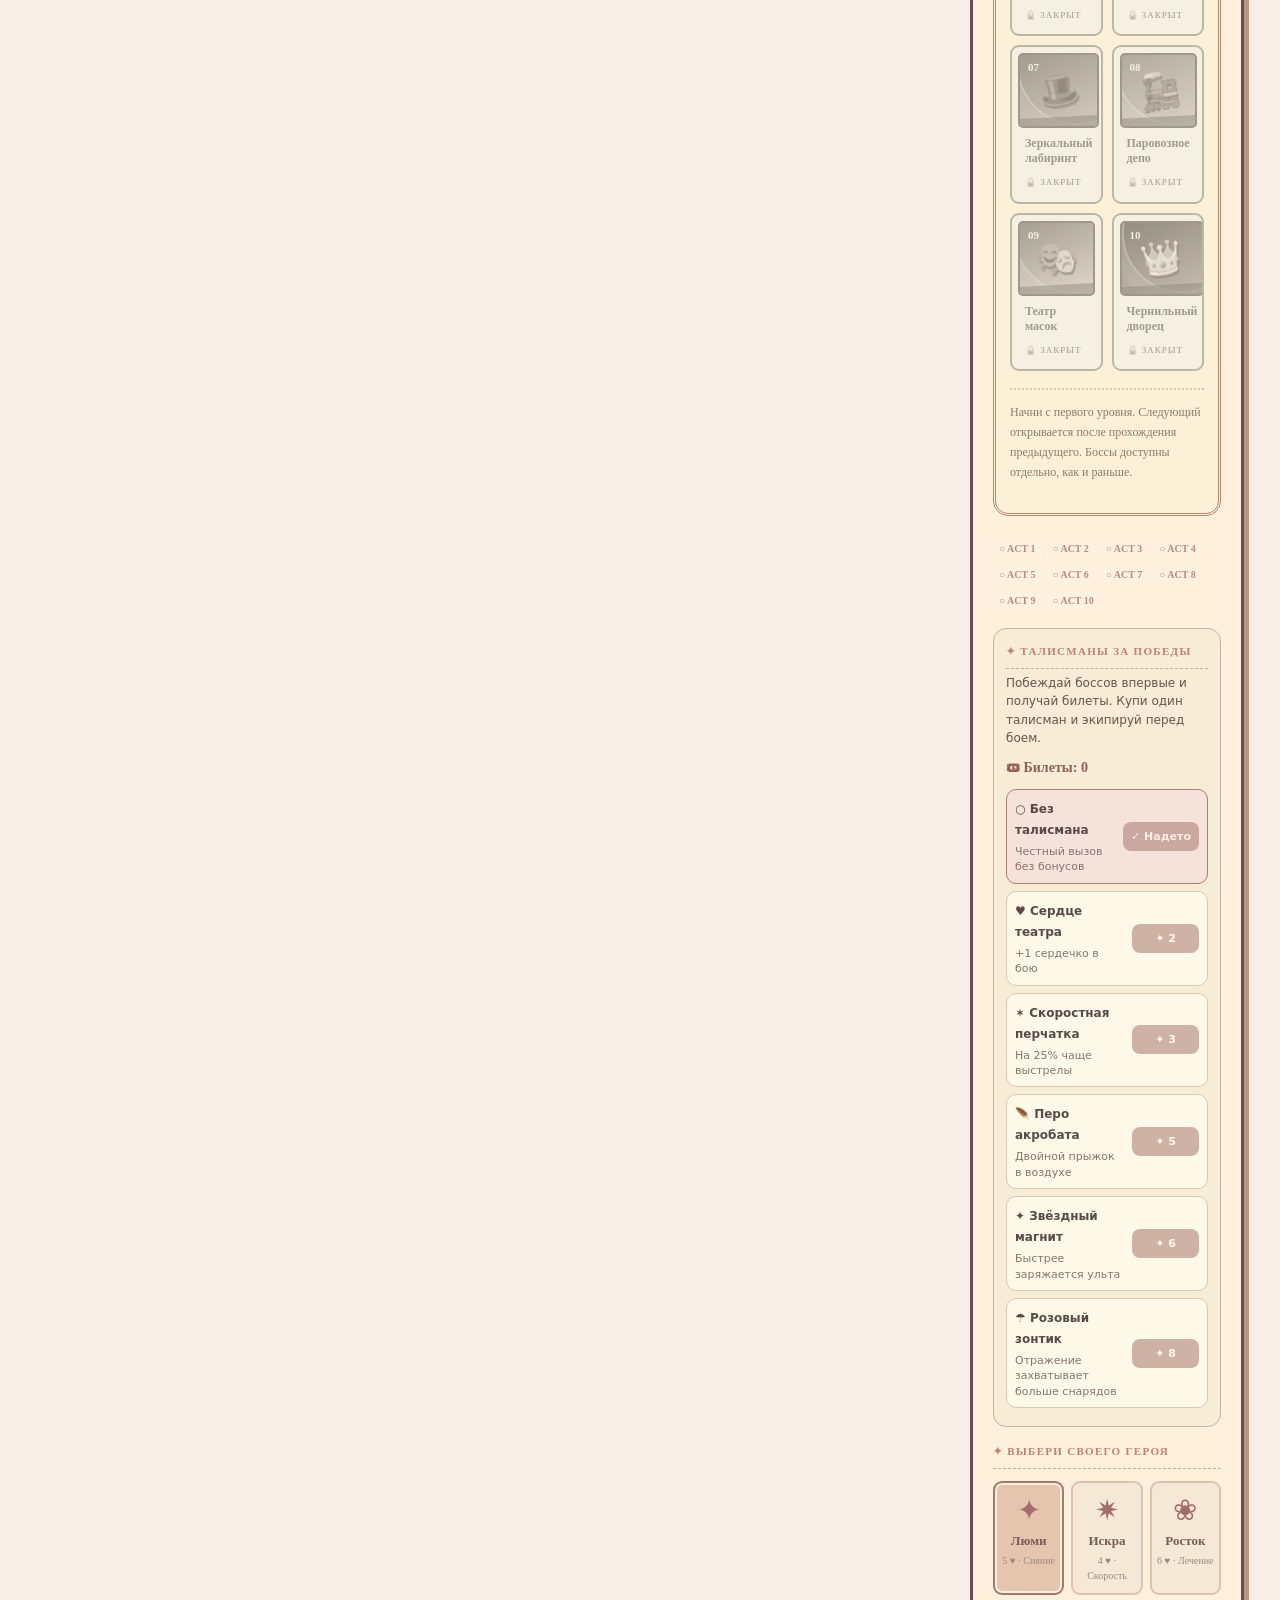
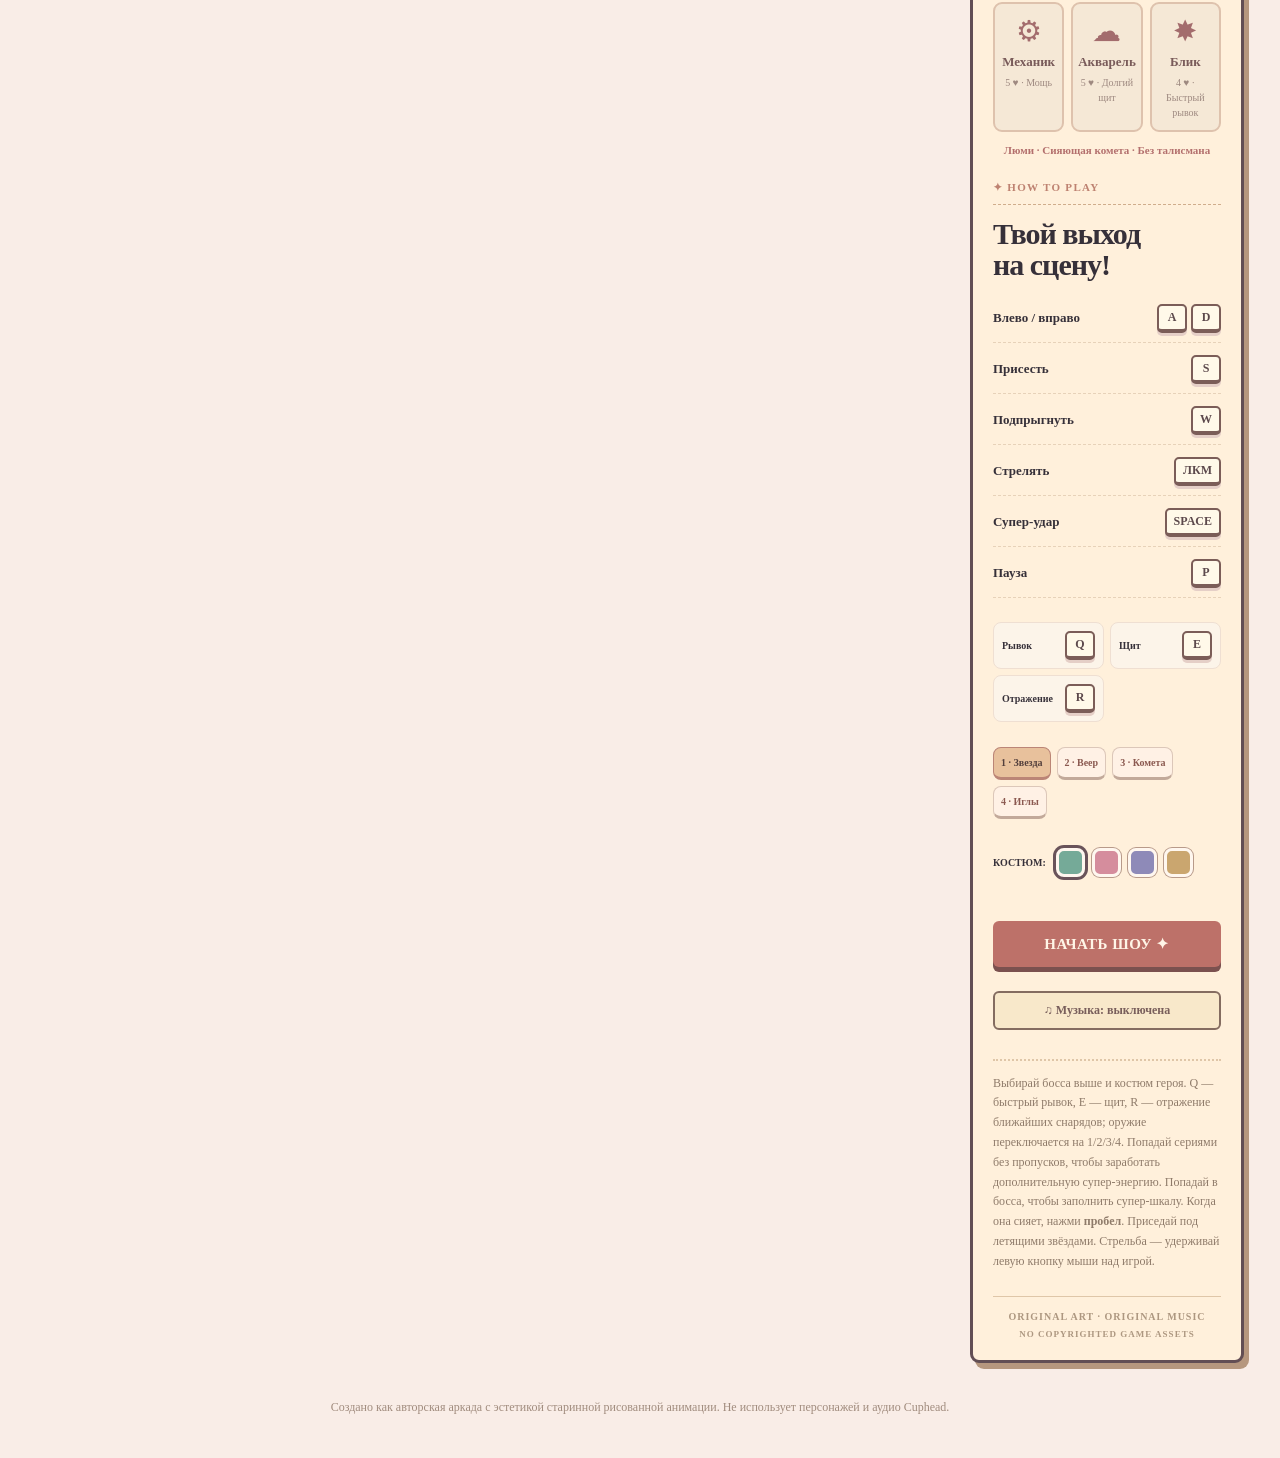
<file: games/arcade/index.html>
<!doctype html><html lang="ru"><head><meta charset="utf-8"><meta name="viewport" content="width=device-width, initial-scale=1"><meta name="theme-color" content="#ead8b7"><title>Чернильный карнавал · POLY PLAYGROUND</title><link rel="stylesheet" href="../games.css"><script src="../audio.js" defer></script><script src="cinema-art.js" defer></script><script src="arcade-v9.js" defer></script><script src="arcade.js" defer></script></head>
<body class="arcade-page arcade-v4 arcade-v6 arcade-v7 arcade-v8 arcade-v9 arcade-v10 arcade-v12"><div class="game-shell arcade-shell"><header class="game-header"><a href="../../index.html" class="back-link">← ВЕРНУТЬСЯ К POLY SCOUT</a><span class="game-brand">POLY <b>✦</b> PLAYGROUND 02</span></header>
<div class="arcade-hero"><div><div class="arcade-tagline">AN ORIGINAL RUBBER-HOSE CARTOON GAME · 1934-ish</div><h1>ЧЕРНИЛЬНЫЙ<br><em>КАРНАВАЛ!</em></h1><p>Десять боссов с возрастающей сложностью, десять рисованных сцен, шесть героев, коллекционные талисманы за победы и суперспособности. Последний босс — в три фазы. Твой следующий большой выход на сцену!</p></div><div class="arcade-stamp">THE<br>GRAND<br>SHOW <b>✷</b></div></div>
<div class="arcade-layout arcade-layout-v4"><div><section class="arcade-screen"><div class="arcade-game-top"><span>✦ 20 ACTS · INK CINEMA V12</span><span id="comboLabel" class="combo-label" aria-live="off">✦ СЕРИЯ 0</span><b id="livesLabel">♥ ♥ ♥ ♥</b></div><div class="screen-tools arcade-tools"><span>POLY PICTURES · РИСОВАННОЕ ШОУ · V12</span><button type="button" id="arcadeMotion" class="fullscreen-btn" aria-pressed="true">✧ Эффекты: вкл.</button><button type="button" id="fullscreenArcade" class="fullscreen-btn">⛶ На полный экран</button></div><div class="arcade-frame"><canvas id="game" width="960" height="540" tabindex="0" aria-label="Аркада: A D — ходить, S — присесть, W — прыгнуть, ЛКМ — выстрел, пробел — ульта"></canvas><div class="arcade-vignette"></div></div><div class="arcade-footer"><span id="actionStatus">READY FOR THE SHOW</span><div class="special-meter"><span>СУПЕР</span><div class="special-track"><div id="specialFill"></div></div><b id="specialLabel">0%</b></div><span id="bossLabel">МАЭСТРО ЛУНАР: 100%</span></div></section><div class="touch-controls" aria-label="Сенсорное управление"><div class="touch-left"><button class="touch-btn" data-key="KeyA" aria-label="Влево">A</button><button class="touch-btn" data-key="KeyD" aria-label="Вправо">D</button><button class="touch-btn" data-key="KeyS" aria-label="Присесть">S</button></div><div class="touch-right"><button class="touch-btn" data-key="KeyW" aria-label="Прыгать">W</button><button class="touch-btn big" data-key="MouseFire" aria-label="Стрелять">✦</button><button class="touch-btn" data-key="Space" aria-label="Ульта">★</button><button class="touch-btn" data-key="KeyQ" aria-label="Рывок">Q</button><button class="touch-btn" data-key="KeyE" aria-label="Щит">E</button><button class="touch-btn" data-key="KeyR" aria-label="Отразить снаряды">R</button></div></div></div>
<aside class="arcade-side"><div class="arcade-side-cap">✦ TEN ORIGINAL BOSSES</div><div id="bossSelect" class="arcade-boss-picker">
<button class="boss-pick active" data-boss="0"><span>☾</span>Маэстро Лунар</button>
<button class="boss-pick" data-boss="1"><span>🌷</span>Королева Бутонов</button>
<button class="boss-pick" data-boss="2"><span>⏱</span>Часовой Барон</button>
<button class="boss-pick" data-boss="3"><span>☁</span>Грозовой Джаз</button>
<button class="boss-pick" data-boss="4"><span>🍬</span>Мармеладный Граф</button>
<button class="boss-pick" data-boss="5"><span>❄</span>Снежная Прима</button>
<button class="boss-pick" data-boss="6"><span>🎩</span>Теневой Фокусник</button>
<button class="boss-pick" data-boss="7"><span>🚂</span>Генерал Паровоз</button><button class="boss-pick" data-boss="8"><span>🎭</span>Маркиза Маскарада</button><button class="boss-pick final-boss" data-boss="9"><span>👑</span>Король Чернил · ФИНАЛ</button></div>
<section class="v9-stage-card"><div class="arcade-side-cap">✦ ПРИКЛЮЧЕНИЕ ПО ОСТРОВАМ · V12</div><h3>Карта мира и уровни</h3><p>Сначала пройди платформенный уровень, собери звёзды и найди секрет, потом выходи к боссу. Десять разных миров. За первое прохождение получаешь билет.</p><div id="v9LevelMap" class="v9-level-map"></div><p class="arcade-note">Начни с первого уровня. Следующий открывается после прохождения предыдущего. Боссы доступны отдельно, как и раньше.</p></section><div id="bossProgress" class="boss-progress"></div><section class="charm-shop-card"><div class="arcade-side-cap">✦ ТАЛИСМАНЫ ЗА ПОБЕДЫ</div><p>Побеждай боссов впервые и получай билеты. Купи один талисман и экипируй перед боем.</p><strong class="charm-tickets">🎟 Билеты: <span id="ticketsLabel">0</span></strong><div id="charmShop" class="charm-list"></div></section>
<div class="arcade-side-cap" style="margin-top:18px">✦ ВЫБЕРИ СВОЕГО ГЕРОЯ</div>
<div class="hero-roster" id="heroRoster">
<button data-hero="0" class="hero-pick active"><span>✦</span><b>Люми</b><small>5 ♥ · Сияние</small></button>
<button data-hero="1" class="hero-pick"><span>✷</span><b>Искра</b><small>4 ♥ · Скорость</small></button>
<button data-hero="2" class="hero-pick"><span>❀</span><b>Росток</b><small>6 ♥ · Лечение</small></button>
<button data-hero="3" class="hero-pick"><span>⚙</span><b>Механик</b><small>5 ♥ · Мощь</small></button><button data-hero="4" class="hero-pick"><span>☁</span><b>Акварель</b><small>5 ♥ · Долгий щит</small></button><button data-hero="5" class="hero-pick"><span>✸</span><b>Блик</b><small>4 ♥ · Быстрый рывок</small></button>
</div><div class="hero-current" id="heroSelected">Люми · Сияющая комета</div>
<div class="arcade-side-cap" style="margin-top:18px">✦ HOW TO PLAY</div><h2>Твой выход<br>на сцену!</h2><div class="keys"><div class="key-line">Влево / вправо <span><kbd>A</kbd><kbd>D</kbd></span></div><div class="key-line">Присесть <span><kbd>S</kbd></span></div><div class="key-line">Подпрыгнуть <span><kbd>W</kbd></span></div><div class="key-line">Стрелять <span><kbd>ЛКМ</kbd></span></div><div class="key-line">Супер-удар <span><kbd>SPACE</kbd></span></div><div class="key-line">Пауза <span><kbd>P</kbd></span></div><div class="arcade-ability-grid"><div class="key-line">Рывок <span><kbd>Q</kbd></span></div><div class="key-line">Щит <span><kbd>E</kbd></span></div><div class="key-line">Отражение <span><kbd>R</kbd></span></div></div><div class="weapon-picker" id="weaponPicker"><button class="weapon-option active" data-weapon="star">1 · Звезда</button><button class="weapon-option" data-weapon="spread">2 · Веер</button><button class="weapon-option" data-weapon="heavy">3 · Комета</button><button class="weapon-option" data-weapon="needle">4 · Иглы</button></div>
<div class="arcade-look"><b>КОСТЮМ:</b><button title="Бирюза" data-costume="#75aa98" style="background:#75aa98" class="active"></button><button title="Роза" data-costume="#d58d9d" style="background:#d58d9d"></button><button title="Лаванда" data-costume="#8e8ab8" style="background:#8e8ab8"></button><button title="Золото" data-costume="#caa66f" style="background:#caa66f"></button></div>
<button id="playBtn" class="play-btn" type="button">НАЧАТЬ ШОУ ✦</button><button id="musicArcade" class="arcade-audio" type="button" aria-pressed="false">♫ Музыка: выключена</button><p class="arcade-note">Выбирай босса выше и костюм героя. Q — быстрый рывок, E — щит, R — отражение ближайших снарядов; оружие переключается на 1/2/3/4. Попадай сериями без пропусков, чтобы заработать дополнительную супер-энергию. Попадай в босса, чтобы заполнить супер-шкалу. Когда она сияет, нажми <b>пробел</b>. Приседай под летящими звёздами. Стрельба — удерживай левую кнопку мыши над игрой.</p><div class="arcade-record">ORIGINAL ART · ORIGINAL MUSIC<br><b>NO COPYRIGHTED GAME ASSETS</b></div></aside></div>
<footer class="arcade-after">Создано как авторская аркада с эстетикой старинной рисованной анимации. Не использует персонажей и аудио Cuphead.</footer></div></body></html>
</file>
<file: assets/styles.css>
:root{--cream:#f5f2e9;--paper:#fcfbf6;--ink:#242724;--muted:#777b74;--border:#e5e2d8;--tomato:#e75c40;--yellow:#f6db74;--mint:#cee7d4;--sidebar:248px}*{box-sizing:border-box}html{scroll-behavior:smooth}body{margin:0;color:var(--ink);background:var(--cream);font:15px/1.48 Arial,sans-serif}a{color:inherit;text-decoration:none}button,input,select{font:inherit}button{cursor:pointer}button:focus-visible,a:focus-visible,input:focus-visible,select:focus-visible{outline:3px solid #ff8c57;outline-offset:3px}.grain{position:fixed;inset:0;z-index:10;pointer-events:none;opacity:.055;background-image:url("data:image/svg+xml,%3Csvg viewBox='0 0 100 100' xmlns='http://www.w3.org/2000/svg'%3E%3Cfilter id='n'%3E%3CfeTurbulence type='fractalNoise' baseFrequency='.7' numOctaves='3' stitchTiles='stitch'/%3E%3C/filter%3E%3Crect width='100%25' height='100%25' filter='url(%23n)' opacity='.7'/%3E%3C/svg%3E")}.shell{min-height:100vh;display:flex}.sidebar{width:var(--sidebar);flex:none;position:sticky;top:0;height:100vh;padding:33px 18px 20px 24px;border-right:1px solid var(--border);display:flex;flex-direction:column;background:#f0eee5;z-index:2}.identity{display:flex;align-items:center;gap:11px;margin:0 0 31px 8px}.symbol{display:flex;align-items:center;justify-content:center;background:var(--tomato);color:#fff;border-radius:14px;width:44px;height:44px;font:800 32px/1 'Space Grotesk',Arial,sans-serif,sans-serif;position:relative;letter-spacing:-3px}.symbol-cut{color:var(--yellow);font-size:14px;position:absolute;right:-4px;top:-4px;letter-spacing:0}.identity-copy{display:flex;flex-direction:column;line-height:1.03;gap:5px}.identity-copy strong{font:700 23px/1 'Space Grotesk',Arial,sans-serif;letter-spacing:-1.3px}.identity-copy small{font:700 9px/1.1 'Space Grotesk',Arial,sans-serif;letter-spacing:1.9px}.sidebar-tag{font-size:9px;letter-spacing:1.4px;font-weight:800;border:1px solid #d6d3c9;border-radius:8px;padding:9px 10px;margin:0 4px 36px;display:flex;gap:8px;align-items:center}.pulse{width:6px;height:6px;border-radius:50%;background:#8bb899;box-shadow:0 0 0 3px #8bb89933}.nav-caption{display:block;font:700 10px 'Space Grotesk',Arial,sans-serif;letter-spacing:1.2px;color:#8c8d85;padding:0 11px;margin-bottom:13px}.main-nav{display:flex;flex-direction:column;gap:5px}.nav-link{display:flex;align-items:center;gap:12px;padding:12px 12px;border-radius:10px;color:#555a53;font-size:13px;font-weight:700;transition:background .2s,transform .2s}.nav-link:hover{background:#e5e3d8;transform:translateX(2px)}.nav-link.active{background:var(--ink);color:#fff}.nav-ico{font-size:20px;width:21px;line-height:1;text-align:center;font-weight:400}.nav-arrow,.count-pill{margin-left:auto;font-size:13px}.count-pill{border-radius:8px;background:#dddad1;padding:2px 8px;color:#5b5f58;font-size:11px}.active .count-pill{background:#454a43;color:white}.game-caption{margin-top:38px}.sidebar-bottom{margin-top:auto}.mini-sticker{height:150px;background:var(--yellow);border-radius:13px;padding:19px 18px;display:flex;position:relative;overflow:hidden;font:800 23px/1.06 'Space Grotesk',Arial,sans-serif;letter-spacing:-1.2px}.sticker-flower{color:#e75c40;font-size:91px;position:absolute;right:-14px;bottom:-17px;transform:rotate(-12deg)}.side-version{font:700 9px 'Space Grotesk',Arial,sans-serif;letter-spacing:1.2px;display:flex;justify-content:space-between;margin:20px 3px 0;color:#898c85}.workarea{flex:1;min-width:0}.topbar{height:75px;padding:0 49px;display:flex;justify-content:space-between;align-items:center;border-bottom:1px solid var(--border)}.breadcrumbs{font:700 10px 'Space Grotesk',Arial,sans-serif;letter-spacing:1.4px;color:#898d85}.breadcrumbs span{padding:0 13px;color:#b3b5ad}.breadcrumbs strong{color:#41463f}.topright{display:flex;gap:20px;align-items:center}.top-date{font:700 11px 'Space Grotesk',Arial,sans-serif;letter-spacing:1px;color:#7e837b}.top-avatar{width:33px;height:33px;background:var(--mint);display:grid;place-items:center;border-radius:50%;font:700 12px 'Space Grotesk',Arial,sans-serif}.content{max-width:1440px;margin:auto;padding:45px 49px 28px}.intro{min-height:285px;display:flex;justify-content:space-between;align-items:center;padding:7px 0 29px}.eyebrow{font:700 10px 'Space Grotesk',Arial,sans-serif;letter-spacing:1.55px;display:flex;align-items:center;gap:12px;color:#70756d;margin:0 0 24px}.eyebrow-line{width:27px;height:1.5px;background:var(--tomato)}h1,h2,p{margin-top:0}h1{font:700 clamp(50px,5.25vw,78px)/.99 'Space Grotesk',Arial,sans-serif;letter-spacing:-5.5px;margin:0 0 20px;position:relative}h1 em,.break-section h2 em{color:var(--tomato);font-style:normal}.title-spark{font-size:24px;letter-spacing:0;vertical-align:top;margin-left:15px;color:#dda63f}.intro-sub{max-width:550px;font-size:14px;color:#777b74;line-height:1.8;margin:0}.hero-art{width:265px;height:235px;position:relative;flex:none;display:grid;place-items:center}.orbit{position:absolute;border:1px dashed #aaa99d;border-radius:50%;transform:rotate(-24deg)}.orbit-1{width:246px;height:168px}.orbit-2{width:175px;height:216px;transform:rotate(26deg)}.hero-disk{width:141px;height:141px;background:var(--tomato);border-radius:50%;display:grid;place-items:center;color:#fff;font:700 74px 'Space Grotesk',Arial,sans-serif;letter-spacing:-9px;transform:rotate(-15deg);box-shadow:8px 9px 0 #e0d6be}.orbit-dot{position:absolute;width:19px;height:19px;background:var(--yellow);border:3px solid var(--cream);border-radius:50%}.dot-a{right:15px;top:55px}.dot-b{left:10px;bottom:42px;background:var(--mint)}.orbit-note{position:absolute;right:0;bottom:0;transform:rotate(-8deg);font:800 10px/1.25 'Space Grotesk',Arial,sans-serif;letter-spacing:1.1px}.stats{display:grid;grid-template-columns:repeat(4,minmax(0,1fr));gap:13px;margin-bottom:43px}.stat{background:#fffefa;border:1px solid var(--border);border-radius:13px;min-height:128px;padding:18px 20px;display:flex;flex-direction:column}.stat-label{font:700 10px 'Space Grotesk',Arial,sans-serif;letter-spacing:1.3px;color:#969a91}.stat strong{font:700 42px/1.1 'Space Grotesk',Arial,sans-serif;letter-spacing:-2px;margin:9px 0 3px}.stat-foot{font-size:11px;color:#7d8078}.stat-dark{background:var(--ink);border-color:var(--ink);color:white}.stat-dark .stat-label,.stat-dark .stat-foot{color:#a7aba3}.stat-star{font-size:24px;color:var(--yellow);position:relative;top:-10px;left:8px;letter-spacing:0}.main-panel{background:var(--paper);border:1px solid var(--border);border-radius:17px;overflow:hidden}.panel-heading{display:flex;align-items:flex-end;justify-content:space-between;gap:20px;padding:30px 29px 23px}.panel-kicker{font:700 10px 'Space Grotesk',Arial,sans-serif;letter-spacing:1.6px;color:#a0a196}.panel-heading h2{font:700 29px/1.2 'Space Grotesk',Arial,sans-serif;letter-spacing:-1.2px;margin:11px 0 0}.period{color:var(--tomato)}.data-freshness{display:flex;align-items:center;gap:9px;color:#737a70;font-size:11px;white-space:nowrap}.refresh-dot{width:7px;height:7px;background:#9ac49b;border-radius:50%}.refresh-area{display:flex;align-items:flex-end;flex-direction:column;gap:11px}.refresh-button{background:var(--tomato);border:1px solid var(--tomato);color:#fff;min-height:44px;min-width:191px;padding:10px 15px;display:inline-flex;gap:9px;align-items:center;justify-content:center;border-radius:10px;font:700 12px/1.2 'Space Grotesk',Arial,sans-serif;box-shadow:0 5px 0 #c44b35;transition:background .16s,box-shadow .16s,transform .16s}.refresh-button:hover:not(:disabled){background:#d84e35;transform:translateY(1px);box-shadow:0 4px 0 #b54731}.refresh-button:active:not(:disabled){transform:translateY(4px);box-shadow:0 1px 0 #b54731}.refresh-button:disabled{opacity:.7;cursor:wait}.refresh-button.is-loading .refresh-icon{animation:spin-icon 1.15s linear infinite}@keyframes spin-icon{to{transform:rotate(360deg)}}.refresh-explainer{font-size:11px;line-height:1.55;color:#8c9188;margin:-8px 29px 19px;max-width:620px}.controls{display:grid;grid-template-columns:minmax(200px,1fr) repeat(3,minmax(110px,160px));gap:9px;padding:0 29px 21px}.search-wrap{display:flex;align-items:center;background:#f2f0e9;border-radius:8px;border:1px solid #e7e5dd;padding:0 12px;gap:9px}.search-wrap svg{width:18px;height:18px;color:#777d76;flex:none}.search-wrap input{width:100%;border:none;background:none;outline:none;font-size:12px;padding:13px 0;color:var(--ink)}.controls select{background:#f2f0e9;border:1px solid #e7e5dd;border-radius:8px;padding:0 9px;min-width:0;color:#555b54;font-size:12px}.tabs{border-top:1px solid var(--border);border-bottom:1px solid var(--border);padding:0 28px;display:flex;align-items:center;justify-content:space-between}.tab-group{display:flex;gap:25px}.tab{background:none;border:0;border-bottom:2px solid transparent;padding:15px 0 13px;font-weight:700;font-size:12px;color:#8d9187}.tab.active{color:var(--ink);border-bottom-color:var(--tomato)}.results-meta{display:flex;align-items:center;gap:16px;color:#868b82;font-size:11px;white-space:nowrap}.export-btn{border:0;background:none;color:#484e46;font-weight:800;font-size:11px;letter-spacing:.5px}.lead{padding:19px 29px 20px;display:grid;grid-template-columns:minmax(0,1fr) auto;gap:12px;align-items:center;border-bottom:1px solid var(--border);transition:background .2s}.lead:hover{background:#f7f5ef}.lead:last-child{border:0}.lead-main{display:flex;gap:15px;align-items:flex-start;min-width:0}.lead-icon{flex:none;width:49px;height:49px;border-radius:13px;display:grid;place-items:center;font-size:24px;background:#edf0de}.lead-icon.beauty{background:#f8e6e1}.lead-icon.flowers{background:#f6e5b6}.lead-icon.workshop{background:#e2e7f2}.lead-icon.food{background:#ecead4}.lead-name{display:flex;align-items:center;gap:9px;flex-wrap:wrap;margin:1px 0 6px}.lead-name strong{font:700 16px 'Space Grotesk',Arial,sans-serif;letter-spacing:-.35px}.new-tag{font:800 9px 'Space Grotesk',Arial,sans-serif;letter-spacing:.4px;color:#917334;background:#fdf0c8;padding:3px 6px;border-radius:4px}.lead-info{font-size:11px;color:#858a80;line-height:1.65}.lead-sub{display:flex;flex-wrap:wrap;gap:8px;margin-top:8px;align-items:center}.site-flag{background:#f1f0ea;color:#71756c;font:700 10px 'Space Grotesk',Arial,sans-serif;padding:5px 8px;border-radius:5px}.site-flag.missing{background:#ffece4;color:#b45f43}.lead-score{font-size:10px;color:#989c92}.lead-actions{display:flex;align-items:center;gap:8px}.contact-link{border:1px solid #dcded4;border-radius:7px;padding:8px 10px;background:#fffefa;font:700 11px 'Space Grotesk',Arial,sans-serif;min-height:34px;display:inline-flex;align-items:center;gap:5px;white-space:nowrap}.contact-link:hover{border-color:#ee745d;color:#a84536}.status-select{border:1px solid #e2e0d8;border-radius:7px;background:#f2f0e9;padding:8px 8px;font-size:11px;color:#62685e;max-width:119px;height:34px}.save-btn{width:34px;height:34px;border:1px solid #dddcd3;border-radius:8px;background:#fffefa;color:#777e74;font-size:19px;line-height:1}.save-btn.saved{color:var(--tomato);border-color:#f3b3a6;background:#fff1eb}.panel-bottom{padding:17px 29px;display:flex;justify-content:space-between;gap:18px;color:#9ba095;font-size:10px;line-height:1.5}.panel-bottom a{text-decoration:underline}.empty{padding:68px 24px;text-align:center}.empty-visual{font-size:47px;color:var(--tomato);margin-bottom:12px}.empty h3{font:700 22px 'Space Grotesk',Arial,sans-serif;margin:0 0 8px}.empty p{max-width:480px;margin:auto;color:#888d83;font-size:13px;line-height:1.65}.break-section{padding:63px 0 55px;display:grid;grid-template-columns:.75fr 1.25fr;gap:55px;align-items:center}.break-section h2{font:700 clamp(31px,3vw,43px)/1.15 'Space Grotesk',Arial,sans-serif;letter-spacing:-2.2px;margin:12px 0 17px}.break-section p{font-size:13px;color:#777c72;max-width:270px;line-height:1.8}.break-cards{display:grid;grid-template-columns:1fr 1fr;gap:13px}.break-card{border-radius:13px;overflow:hidden;background:var(--mint);padding:17px 18px;min-height:251px;display:flex;flex-direction:column;position:relative;transition:transform .2s}.break-card:hover{transform:translateY(-4px)}.arcade-card{background:#e9d7d5}.game-art{height:115px;display:flex;justify-content:center;align-items:center;gap:7px;font-size:44px}.game-art span:nth-child(1){transform:rotate(-17deg) translateY(15px)}.game-art span:nth-child(2){transform:rotate(11deg) translateY(-10px)}.game-art span:nth-child(3){transform:rotate(17deg) translateY(16px)}.game-art-arcade{font-family:Georgia;font-size:60px;color:#d75b44}.game-art-arcade span:nth-child(2){color:#fcf3be;font-size:90px;text-shadow:3px 4px 0 #3d3c44}.break-number{font:800 9px 'Space Grotesk',Arial,sans-serif;letter-spacing:1px;opacity:.6}.break-card strong{font:700 21px 'Space Grotesk',Arial,sans-serif;margin-top:5px;letter-spacing:-.7px}.break-link{font-size:11px;font-weight:700;margin-top:auto;padding-top:11px;display:flex;justify-content:space-between}.break-link b{font-size:20px}.footer{padding:18px 0;border-top:1px solid var(--border);display:flex;justify-content:space-between;color:#989c92;font:700 9px 'Space Grotesk',Arial,sans-serif;letter-spacing:1.1px}.footer b{color:var(--tomato)}.toast{position:fixed;bottom:25px;right:25px;z-index:30;background:var(--ink);color:#fff;padding:13px 19px;border-radius:9px;box-shadow:0 12px 40px #0002;font-size:13px;transform:translateY(90px);opacity:0;transition:all .3s;max-width:90vw;pointer-events:none}.toast.show{transform:translateY(0);opacity:1}@media(max-width:1140px){:root{--sidebar:215px}.sidebar{padding:23px 12px}.topbar{padding:0 25px}.content{padding:30px 25px}.hero-art{transform:scale(.8);transform-origin:right center}.lead{grid-template-columns:1fr}.lead-actions{padding-left:64px;flex-wrap:wrap}.break-section{gap:25px}}@media(max-width:780px){.shell{display:block}.sidebar{width:auto;height:auto;position:relative;padding:14px 16px;border-right:0;border-bottom:1px solid var(--border)}.identity{margin:0}.sidebar-tag,.nav-caption,.sidebar-bottom{display:none}.main-nav{flex-direction:row;overflow:auto;gap:4px;margin-top:13px;padding-bottom:3px}.nav-link{white-space:nowrap;padding:8px 10px;font-size:11px}.nav-ico{font-size:15px;width:auto}.nav-arrow,.count-pill{display:none}.topbar{height:52px;padding:0 19px}.content{padding:25px 16px}.intro{min-height:0;padding:15px 0 27px}.hero-art{display:none}h1{font-size:clamp(48px,11vw,70px);letter-spacing:-3.7px}.intro-sub{font-size:13px}.stats{grid-template-columns:repeat(2,minmax(0,1fr));gap:9px;margin-bottom:24px}.stat{padding:14px;min-height:105px}.stat strong{font-size:34px}.panel-heading{padding:22px 17px 17px;align-items:flex-start;flex-direction:column}.controls{padding:0 17px 17px;grid-template-columns:repeat(3,minmax(0,1fr))}.search-wrap{grid-column:1/-1}.controls select{height:39px;font-size:11px}.tabs{padding:0 16px;overflow:auto;gap:25px}.tab-group{gap:16px}.tab{white-space:nowrap}.results-meta{gap:8px}.lead{padding:16px}.lead-actions{padding-left:0}.lead-icon{height:41px;width:41px;font-size:21px}.lead-name strong{font-size:15px}.panel-bottom{padding:15px 17px;display:block}.panel-bottom span+span{display:block;margin-top:8px}.break-section{grid-template-columns:1fr;padding:45px 0;gap:18px}.break-cards{gap:9px}.break-card{padding:13px;min-height:205px}.break-card strong{font-size:17px}.game-art{height:89px;font-size:34px}.footer{gap:12px;line-height:1.7}.top-date{display:none}}@media(max-width:390px){.controls{grid-template-columns:1fr 1fr}.controls select:last-child{grid-column:1/-1}.stat-foot{font-size:10px}.contact-link{padding:8px}.tabs{gap:10px}.tab-group{gap:12px}.tab{font-size:11px}}

@media(max-width:780px){.refresh-area{align-items:flex-start;width:100%;gap:12px}.refresh-button{width:100%;min-height:46px}.refresh-explainer{margin:-6px 17px 18px}.data-freshness{white-space:normal}}

/* POLY SCOUT v4: short, niche-aware draft on every lead. */
.lead{align-items:start}.lead-pitch{grid-column:1/-1;margin:2px 0 0 64px;padding:13px 16px;background:#f4f1e7;border:1px solid #e8e1d0;border-left:3px solid #e9ac68;border-radius:0 9px 9px 0;display:flex;align-items:center;gap:12px;flex-wrap:wrap}
.lead-pitch-top{display:flex;align-items:center;gap:15px;width:100%;justify-content:space-between}.lead-pitch-top>span:first-child{font:800 9px 'Space Grotesk',Arial,sans-serif;letter-spacing:1.15px;color:#b07f47}.lead-pitch-idea{font-size:10px;color:#7d816d}.lead-pitch p{margin:0;flex:1;min-width:210px;font-size:12px;line-height:1.55;color:#545952}.lead-pitch-action{border:1px solid #d7cdc0;background:#fffaf1;color:#454c42;border-radius:8px;padding:9px 12px;white-space:nowrap;font-size:11px;font-weight:800}.lead-pitch-action:hover{border-color:#bda98c;background:#fff}.pitch-copy{display:none!important}
@media(max-width:780px){.lead-pitch{margin-left:0;padding:12px}.lead-pitch-idea{display:none}.lead-pitch p{min-width:100%}.lead-pitch-action{width:100%}}

/* POLY SCOUT v9 — поисковая CRM остаётся главным экраном */
.scout-pro-toolbar{display:flex;justify-content:space-between;align-items:center;flex-wrap:wrap;gap:12px;margin:16px 0 10px}.scout-pro-filters,.scout-pro-actions{display:flex;align-items:center;gap:9px;flex-wrap:wrap}.scout-pro-filters label{display:flex;align-items:center;gap:7px;font-size:12px;color:#6c695e}.scout-pro-toolbar select,.scout-pro-toolbar button,.manual-lead-form input,.manual-lead-form button{border:1px solid #dfd9ca;border-radius:10px;padding:9px 11px;background:#fffdf8;color:#30322b;font:inherit}.scout-pro-actions button{font-size:12px;font-weight:650;cursor:pointer}.scout-pro-actions button:first-child{background:#344d3f;color:white;border-color:#344d3f}.scout-pro-toolbar .pro-checkbox{font-weight:550}.followup-summary{font-size:12px;color:#647266;margin:8px 0 14px;padding:11px 12px;background:#f0f3e9;border-radius:10px}.followup-summary.has-due{background:#fff4da;color:#805e29}.manual-lead-dialog{border:1px solid #d7d8c8;border-radius:17px;background:#fbfbf4;padding:18px;margin-bottom:20px}.manual-lead-dialog[hidden]{display:none}.manual-lead-dialog h3{margin:0 0 4px}.manual-lead-dialog p{font-size:13px;color:#73766c}.manual-lead-form{display:grid;grid-template-columns:repeat(auto-fit,minmax(175px,1fr));gap:12px}.manual-lead-form label{display:flex;flex-direction:column;font-size:12px;gap:5px}.manual-lead-form button{cursor:pointer;background:#344d3f;color:white;align-self:end}.show-more-leads{width:100%;padding:15px;margin:14px 0;background:#f0f3ea;color:#354e40;border:1px solid #d6dfd1;border-radius:13px;font-weight:750;cursor:pointer}.show-more-leads[hidden]{display:none}.crm-details{margin:5px 0 0;padding:12px 16px;background:#f8f8f0;border-top:1px solid #e6e6d8;color:#3e5144}.crm-details summary{cursor:pointer;font-weight:650;font-size:12px}.crm-fields{display:grid;grid-template-columns:1fr 1fr;gap:10px;margin:14px 0}.crm-fields label{display:flex;flex-direction:column;gap:5px;font-size:12px}.crm-fields select,.crm-fields input,.crm-fields textarea{border:1px solid #d5dccf;border-radius:8px;padding:8px;background:white;font:inherit;color:#304b40}.crm-fields .crm-note{grid-column:1/-1}.crm-fields .crm-check{flex-direction:row;align-items:center}.crm-details small{color:#718072}.lead-due{color:#9a6039;font-weight:700;font-size:11px}.lead-actions{flex-wrap:wrap}@media(max-width:700px){.scout-pro-toolbar{align-items:stretch}.scout-pro-filters,.scout-pro-actions{width:100%}.crm-fields{grid-template-columns:1fr}}

/* v10: high-contrast actionable sales workspace */
.scout-overview{margin:0 0 24px;background:#263c34;color:#f6f3df;border-radius:20px;padding:24px 27px;box-shadow:0 14px 35px #1a30211b;border:1px solid #455b45}
.scout-board-head{display:flex;align-items:flex-start;justify-content:space-between;gap:14px;margin-bottom:21px}
.scout-board-head>div:first-child{display:grid;gap:7px}.scout-board-head span{font-size:10px;letter-spacing:1.7px;font-weight:800;color:#bad6ba}.scout-board-head strong{font:700 clamp(17px,2vw,25px)/1.2 'Space Grotesk',Arial,sans-serif;letter-spacing:-.7px}.scout-live-dot{font:700 9px 'Space Grotesk',sans-serif;color:#b9e2ad;letter-spacing:.8px;border:1px solid #668879;border-radius:40px;padding:9px;white-space:nowrap}
.scout-board-grid{display:grid;grid-template-columns:repeat(4,minmax(0,1fr));gap:9px}.scout-board-grid>div{background:#ffffff0e;border:1px solid #ffffff1e;padding:16px 17px;border-radius:12px;display:grid;gap:5px}.scout-board-grid small{font-size:11px;color:#c4d0be}.scout-board-grid strong{font:700 33px 'Space Grotesk',Arial,sans-serif;letter-spacing:-1.5px}.scout-board-grid span{font-size:10px;color:#aec6b6}
.scout-board-foot{display:flex;justify-content:space-between;align-items:center;gap:14px;padding-top:18px;font-size:12px;color:#d0e5cd}.scout-board-foot button{padding:10px 15px;background:#e0eecf;color:#2a4538;border:0;border-radius:9px;font-weight:800;cursor:pointer}.scout-board-foot button:hover{background:#fff5cc}
.scout-score-chip{font:700 10px 'Space Grotesk',Arial,sans-serif;border-radius:8px;background:#e8eadb;color:#344a37;padding:5px 8px}.scout-pitch-variants{display:flex;gap:7px;flex-wrap:wrap}.scout-schedule-btn{background:#e9f1e3;border:1px solid #b7cdb4;border-radius:8px;padding:8px 11px;font-size:11px;font-weight:800;color:#45624b;cursor:pointer;margin:5px 12px 7px 0}.scout-pitch-variants button:hover,.scout-schedule-btn:hover{background:#e6e9d5}.crm-fields select,.crm-fields input{max-width:100%}
@media(max-width:760px){.scout-overview{padding:18px}.scout-board-grid{grid-template-columns:repeat(2,minmax(0,1fr))}.scout-board-head,.scout-board-foot{flex-direction:column;align-items:stretch}.scout-live-dot{align-self:flex-start}.scout-pitch-variants button{flex:1;min-width:120px}}


/* v11 — CRM visual and responsive stability pass.
   All grids can shrink, all user-provided text wraps, and action rows
   never push controls beyond card boundaries. */
*,*::before,*::after{box-sizing:border-box}
html{overflow-x:clip}
body{max-width:100%;overflow-x:clip}
.shell,.workarea,.content,.main-panel,.intro,.stats,.stat,.scout-overview,.scout-board-grid,.scout-board-grid>div,.scout-board-head,.scout-board-head>div,.scout-board-foot,.controls,.scout-pro-toolbar,.scout-pro-filters,.scout-pro-actions,.lead,.lead-main,.lead-main>div,.lead-name,.lead-info,.lead-sub,.lead-actions,.lead-pitch,.scout-pitch-variants,.tabs,.tab-group,.results-meta,.break-section,.break-cards,.break-card,.footer,.manual-lead-form,.crm-fields,.crm-details{min-width:0}
button,input,select,textarea{font:inherit}
button,select{max-width:100%}
button{cursor:pointer}
button:focus-visible,a:focus-visible,select:focus-visible,input:focus-visible,textarea:focus-visible,summary:focus-visible{outline:3px solid #e7ac60;outline-offset:3px}
:where(.identity-copy,.intro-copy,.eyebrow,.intro-sub,.panel-heading,.panel-heading h2,.refresh-area,.data-freshness,.refresh-explainer,.stat-label,.stat-foot,.scout-board-head,.scout-board-head strong,.scout-board-foot span,.followup-summary,.lead-main,.lead-name,.lead-name strong,.lead-info,.lead-sub,.lead-score,.lead-due,.lead-pitch p,.crm-fields label,.panel-bottom,.footer,.break-card strong){overflow-wrap:anywhere}
.lead-main>div:last-child{flex:1;min-width:0}
.lead-name strong{hyphens:auto;line-height:1.25}
.lead-info{white-space:normal}
.lead-sub>*{min-width:0;overflow-wrap:anywhere}
.lead-actions{flex-wrap:wrap;justify-content:flex-start;gap:7px}
.lead-actions .status-select{width:auto;min-width:112px;max-width:100%;flex:0 1 155px}
.lead-actions .save-btn{flex:0 0 34px}
.contact-link{max-width:100%;overflow-wrap:anywhere}
.lead-pitch,.crm-details{grid-column:1/-1;max-width:100%}
.lead-pitch{margin-right:0}
.lead-pitch-top{min-width:0;flex-wrap:wrap;row-gap:5px}
.lead-pitch p{min-width:0;flex:1 1 240px}
.scout-pitch-variants{max-width:100%;justify-content:flex-start}
.lead-pitch-action{white-space:normal;min-width:0;min-height:36px;line-height:1.25;text-align:center;overflow-wrap:anywhere;flex:0 1 auto}
.crm-details{margin:4px 0 0}
.crm-details summary{line-height:1.5;overflow-wrap:anywhere}
.crm-fields{grid-template-columns:repeat(2,minmax(0,1fr))}
.crm-fields input,.crm-fields select,.crm-fields textarea,.manual-lead-form input,.controls input,.controls select{width:100%;max-width:100%;min-width:0}
.crm-fields .crm-check input{width:auto;flex:0 0 auto}
.crm-fields textarea{resize:vertical;min-height:82px;line-height:1.5}
.manual-lead-form{grid-template-columns:repeat(auto-fit,minmax(min(100%,190px),1fr))}
.manual-lead-form label,.scout-pro-filters label{min-width:0}
.manual-lead-dialog{min-width:0;overflow:hidden}
.scout-pro-toolbar{width:100%;padding:0 24px}
.scout-pro-toolbar .scout-pro-filters,.scout-pro-toolbar .scout-pro-actions{flex:1 1 320px}
.scout-pro-toolbar .scout-pro-actions{justify-content:flex-end}
.scout-pro-toolbar .scout-pro-filters{gap:9px 12px}
.scout-pro-toolbar label select{min-width:0}
.scout-pro-toolbar .pro-checkbox{gap:7px;white-space:normal;align-items:center}
.scout-pro-toolbar .pro-checkbox input{flex:0 0 auto}
.followup-summary{margin:9px 24px 16px;line-height:1.5}
.scout-board-grid>div{overflow:hidden}
.scout-board-grid strong{overflow-wrap:anywhere;line-height:1.1}
.scout-board-head strong{font-size:clamp(18px,2vw,24px)}
.refresh-area{max-width:100%;flex-wrap:wrap;justify-content:flex-end}
.refresh-button{white-space:normal;text-align:center}
.panel-heading{gap:16px}
.controls{grid-template-columns:minmax(210px,2fr) repeat(3,minmax(110px,1fr));gap:9px}
.tabs{display:flex;align-items:center;justify-content:space-between;gap:12px;min-height:52px;flex-wrap:wrap}
.tab-group{max-width:100%;flex-wrap:wrap;gap:4px 17px}
.tab{white-space:nowrap;min-height:38px}
.results-meta{margin-left:auto;display:flex;flex-wrap:wrap;justify-content:flex-end;gap:9px}
.export-btn{white-space:nowrap;min-height:34px;border:1px solid #deded4;border-radius:7px;padding:6px 10px;background:#fffefa}
.mini-sticker{overflow:hidden}
.hero-art{overflow:hidden}
.intro{overflow:hidden}
.break-card,.game-art{overflow:hidden}
.break-card strong{line-height:1.25}
@media(max-width:1180px){
 .controls{grid-template-columns:repeat(3,minmax(0,1fr))}
 .search-wrap{grid-column:1/-1}
 .scout-pro-toolbar{padding:0 20px}
 .scout-pro-toolbar .scout-pro-actions{justify-content:flex-start}
 .followup-summary{margin-left:20px;margin-right:20px}
}
@media(max-width:780px){
 .scout-pro-toolbar{padding:0 16px}
 .followup-summary{margin-left:16px;margin-right:16px}
 .main-nav{overscroll-behavior-x:contain}
 .tabs{overflow:visible;gap:4px 12px;padding-top:4px;padding-bottom:8px}
 .tab-group{flex:1 1 230px;gap:4px 13px}
 .results-meta{flex:0 1 auto;white-space:normal}
 .lead{grid-template-columns:minmax(0,1fr);gap:11px}
 .lead-actions{padding:0;gap:7px}
 .lead-pitch{margin:0;padding:13px}
 .lead-pitch-action{flex:1 1 125px}
 .scout-board-head{gap:12px}
 .scout-board-foot button{align-self:flex-start;max-width:100%}
 .controls{grid-template-columns:repeat(2,minmax(0,1fr))}
 .controls .search-wrap{grid-column:1/-1}
 .controls select:last-child{grid-column:1/-1}
 .crm-fields{grid-template-columns:repeat(2,minmax(0,1fr))}
 .crm-details{padding:12px}
}
@media(max-width:520px){
 .scout-overview{padding:16px;border-radius:16px}
 .scout-board-grid{gap:7px}
 .scout-board-grid>div{padding:11px}
 .scout-board-grid strong{font-size:28px}
 .scout-board-foot{font-size:11px}
 .stats .stat{padding:12px}
 .panel-heading{padding:18px 14px}
 .controls{padding:0 14px 14px;gap:8px}
 .scout-pro-toolbar{padding:0 14px}
 .scout-pro-filters,.scout-pro-actions{gap:8px}
 .scout-pro-actions button{flex:1 1 130px;min-height:41px;white-space:normal}
 .scout-pro-filters>label:first-child{width:100%;justify-content:space-between}
 .scout-pro-filters>label:first-child select{flex:1 1 160px}
 .tabs{padding:9px 14px 12px}
 .tab-group{flex:1 1 100%;gap:0 14px}
 .results-meta{margin:0;width:100%;justify-content:space-between;align-items:center}
 .lead{padding:14px}
 .lead-main{gap:10px}
 .lead-main .lead-icon{width:39px;height:39px;flex:0 0 39px}
 .lead-actions .contact-link{flex:0 1 auto}
 .lead-actions .status-select{flex:1 1 110px}
 .lead-pitch-top{gap:4px}
 .scout-pitch-variants{width:100%;display:grid;grid-template-columns:repeat(2,minmax(0,1fr));gap:7px}
 .scout-pitch-variants button{min-width:0;width:100%;padding:9px 6px;font-size:11px}
 .scout-pitch-variants button:last-child:nth-child(odd){grid-column:1/-1}
 .lead-pitch p{flex:1 1 100%;font-size:12px}
 .crm-fields{grid-template-columns:1fr}
 .crm-fields .crm-note{grid-column:1}
 .break-cards{grid-template-columns:1fr 1fr;gap:8px}
 .break-card{padding:12px}
 .break-card strong{font-size:15px;letter-spacing:-.4px}
 .game-art{font-size:28px}
 .game-art-arcade span:nth-child(2){font-size:56px}
 .footer{flex-wrap:wrap}
}
@media(max-width:350px){
 .break-cards{grid-template-columns:1fr}
 .break-card{min-height:140px}
 .game-art{height:65px}
 .scout-board-grid strong{font-size:24px}
 .lead-actions .status-select{flex:1 1 120px}
 .lead-pitch-action{font-size:10px}
 .panel-heading h2{font-size:clamp(22px,7vw,30px)}
}

/* v13: wide city/niche catalog with explicit loaded-data counts. */
.controls{grid-template-columns:minmax(190px,2fr) minmax(145px,1fr) minmax(145px,1fr) minmax(145px,1.1fr) minmax(125px,1fr);align-items:stretch}
.city-quick-wrap{min-width:0;display:flex;border:1px solid #e5e3d8;background:#f2f0e9;border-radius:8px;overflow:hidden}
.city-quick-wrap input{width:100%;min-width:0;border:0;background:transparent;padding:11px 10px;font-size:12px;color:#374239;outline-offset:-3px}
.catalog-summary{display:flex;align-items:center;gap:8px 18px;flex-wrap:wrap;margin:-7px 29px 20px;padding:11px 15px;border:1px solid #e7e8dc;border-radius:11px;background:#f5f7f0;color:#58695c;font-size:11px;line-height:1.5}
.catalog-summary strong{color:#324d3d}
.catalog-summary-note{color:#777d73;flex:1 1 270px}
@media(max-width:1200px){.controls{grid-template-columns:repeat(4,minmax(0,1fr))}.controls .search-wrap{grid-column:1/-1}}
@media(max-width:780px){.controls{grid-template-columns:repeat(2,minmax(0,1fr))}.controls .search-wrap{grid-column:1/-1}.city-quick-wrap{min-height:41px}.catalog-summary{margin:0 17px 17px}}
@media(max-width:390px){.controls{grid-template-columns:repeat(2,minmax(0,1fr))}.controls select:last-child{grid-column:auto}.city-quick-wrap input{font-size:11px;padding:9px 7px}}
</file>
<file: games/games.css>
*{box-sizing:border-box}body{margin:0;font:14px/1.5 Arial,sans-serif;color:#29312b}button,input{font:inherit}button{cursor:pointer}a{text-decoration:none;color:inherit}button:focus-visible,a:focus-visible,input:focus-visible{outline:3px solid #f48b67;outline-offset:3px}body.farm-page{background:#e8eee2}body.arcade-page{background:#f9ede7;color:#363039}.game-shell{max-width:1200px;margin:0 auto;padding:26px 35px 48px}.game-header{display:flex;justify-content:space-between;align-items:center;padding:0 0 23px;border-bottom:1px solid #30412a20;gap:15px}.back-link{font:800 11px 'Space Grotesk',Arial,sans-serif;letter-spacing:1.2px}.back-link:hover{text-decoration:underline}.game-brand{font:700 11px 'Space Grotesk',Arial,sans-serif;letter-spacing:1.5px}.game-brand b{font-size:19px;color:#e26e4c}.game-heading{display:flex;align-items:end;justify-content:space-between;gap:20px;margin:32px 0 28px}.mini-label{font:800 10px 'Space Grotesk',Arial,sans-serif;letter-spacing:2px;color:#8d978a}.game-heading h1{font:700 clamp(45px,5vw,65px)/1.02 'Space Grotesk',Arial,sans-serif;letter-spacing:-3.8px;margin:12px 0}.game-heading h1 em{font-style:normal;color:#da805a}.game-heading p{max-width:550px;color:#6d796c;margin:0}.game-counter{padding:13px 24px;min-width:150px;background:#f8fcf2;border:1px solid #cfdcca;border-radius:12px;text-align:right}.game-counter>span{display:block;font:800 10px 'Space Grotesk',Arial,sans-serif;letter-spacing:1px;color:#86937f}.game-counter strong{display:block;font:700 29px 'Space Grotesk',Arial,sans-serif;letter-spacing:-1px;color:#45644c}.farm-layout{display:grid;grid-template-columns:minmax(0,1.6fr) minmax(258px,.84fr);gap:22px;align-items:start}.pixel-frame{border:8px solid #f7fbf2;border-radius:17px;box-shadow:0 5px 0 #cbdac7,0 15px 36px #304a3217;background:#f7fbf2;min-width:0}.farm-topline{display:flex;justify-content:space-between;gap:10px;padding:11px 13px 15px;font:800 11px 'Space Grotesk',Arial,sans-serif;letter-spacing:1.2px}.farm-topline span:first-child{color:#467755}.canvas-container{background:#a0d39c;border-radius:8px;overflow:hidden}.canvas-container canvas{width:100%;display:block;image-rendering:pixelated;touch-action:manipulation;cursor:crosshair}.farm-hint{display:flex;justify-content:space-between;gap:10px;padding:13px 9px 4px;font:800 9px 'Space Grotesk',Arial,sans-serif;color:#8c9987;letter-spacing:.55px}.farm-hint span:last-child{color:#4c7758;text-align:right}.farm-shop{background:#f7fbf1;border:1px solid #d2decf;border-radius:16px;padding:25px;box-shadow:0 8px 28px #34552b0a}.shop-header h2{font:700 26px 'Space Grotesk',Arial,sans-serif;letter-spacing:-1.2px;margin:7px 0 19px}.shop-header h2 span{color:#df8f62}.seed-list{display:flex;flex-direction:column;gap:9px}.seed{width:100%;display:flex;align-items:center;gap:11px;background:#edf3e7;border:2px solid transparent;border-radius:11px;padding:11px;text-align:left}.seed.active{border-color:#6fa777;background:#e8f2e1}.seed:hover{background:#e1efdc}.seed-art{background:#f7fbf2;border-radius:8px;width:42px;height:42px;display:grid;place-items:center;font-size:23px}.seed>span:nth-child(2){flex:1;display:flex;flex-direction:column;gap:3px}.seed strong{font:700 13px 'Space Grotesk',Arial,sans-serif}.seed small{font-size:11px;color:#879182}.seed b{font:700 12px 'Space Grotesk',Arial,sans-serif;color:#68816a}.farm-note{font-size:12px;color:#7d8d7d;line-height:1.75;margin:21px 0}.farm-progress{padding:18px 0;border-top:1px dashed #ced9cb}.farm-progress>span{font:800 10px 'Space Grotesk',Arial,sans-serif;letter-spacing:1px;display:flex;justify-content:space-between}.progress-track{height:8px;background:#dbe5d5;border-radius:10px;margin:12px 0}.progress-track div{height:100%;width:0%;border-radius:10px;background:#f4b55c;transition:width .3s}.farm-progress small{color:#849181;font-size:11px}.farm-name-label{font:800 10px 'Space Grotesk',Arial,sans-serif;letter-spacing:1px;display:flex;flex-direction:column;gap:9px;margin-top:16px;color:#818f7e}.farm-name-label input{border:1px solid #d4dfd0;border-radius:8px;background:#fff;padding:12px;outline:none;color:#28312b}.subtle-btn{background:none;border:0;padding:17px 0 0;color:#ac7568;font-size:11px;font-weight:800;text-align:left}.after-game{margin:35px 0 0;text-align:center;font-size:12px;color:#90a18d}.game-toast{position:fixed;bottom:24px;right:24px;padding:11px 17px;background:#29312b;color:#fff;border-radius:9px;opacity:0;transform:translateY(50px);transition:all .2s;z-index:8;pointer-events:none}.game-toast.visible{opacity:1;transform:translateY(0)}.arcade-page .mini-label{color:#b29292}.arcade-page .game-heading h1 em{color:#e86c5e}.arcade-page .game-heading p{color:#887a7b}.arcade-layout{display:grid;grid-template-columns:minmax(0,1fr) 245px;gap:18px;align-items:start}.arcade-screen{background:#fff7f2;border:8px solid #fff7f2;border-radius:16px;box-shadow:0 5px 0 #e6cfc5,0 16px 36px #734b4915;overflow:hidden}.arcade-game-top{display:flex;align-items:center;justify-content:space-between;padding:8px 13px 13px;font:800 10px 'Space Grotesk',Arial,sans-serif;letter-spacing:1.1px}.arcade-game-top b{color:#db6358}.arcade-screen canvas{width:100%;aspect-ratio:16/9;display:block;background:#f5d3b7;image-rendering:auto;touch-action:none}.arcade-footer{padding:12px;display:flex;align-items:center;justify-content:space-between;gap:10px;font:800 10px 'Space Grotesk',Arial,sans-serif;color:#9d8682}.arcade-side{background:#fff9f3;border:1px solid #f0dcd4;border-radius:14px;padding:21px}.arcade-side h2{font:700 25px 'Space Grotesk',Arial,sans-serif;margin:9px 0 19px;letter-spacing:-1px}.keys{display:flex;flex-direction:column;gap:15px}.key-line{display:flex;justify-content:space-between;align-items:center;font-size:12px;font-weight:700}.key-line span{display:flex;gap:4px}.key-line kbd{font:800 12px 'Space Grotesk',Arial,sans-serif;border:1px solid #e9d4cd;background:#f9ece6;border-radius:6px;min-width:27px;height:28px;display:grid;place-items:center;padding:0 7px;box-shadow:0 3px 0 #e5cfc7}.arcade-note{border-top:1px dashed #e9d8d3;padding-top:18px;margin-top:22px;color:#a38f8b;line-height:1.7;font-size:12px}.play-btn{border:0;background:#e66d5e;color:#fff;width:100%;border-radius:9px;padding:13px;font-weight:800;letter-spacing:.5px;margin-top:12px;box-shadow:0 4px 0 #ba4d43}.play-btn:active{transform:translateY(3px);box-shadow:0 1px 0 #ba4d43}.touch-controls{display:none;justify-content:space-between;gap:10px;margin:18px 0}.touch-left,.touch-right{display:flex;gap:8px}.touch-btn{border:2px solid #d99f92;background:#fbe8df;border-radius:11px;width:62px;height:53px;font:800 19px 'Space Grotesk',Arial,sans-serif;color:#8b5650;touch-action:none;user-select:none}.touch-btn.big{width:68px;background:#f7bb94}.arcade-after{text-align:center;color:#b5a0a0;margin-top:31px;font-size:12px}@media(max-width:880px){.game-shell{padding:16px}.farm-layout,.arcade-layout{grid-template-columns:1fr}.farm-shop{padding:18px}.arcade-side{padding:18px}.touch-controls{display:flex}.arcade-game-top{font-size:9px}}@media(max-width:530px){.game-heading{align-items:start}.game-heading h1{font-size:43px;letter-spacing:-2.6px}.game-heading p{font-size:12px}.game-counter{padding:9px;min-width:94px}.game-counter>span{font-size:8px}.game-counter strong{font-size:20px}.farm-hint{font-size:7px}.farm-topline{font-size:9px}.arcade-footer{font-size:8px}.game-brand{font-size:9px}.back-link{font-size:9px}.touch-btn{width:48px;height:48px}.touch-btn.big{width:57px}}

/* ===========================================================================
   POLY PLAYGROUND v4 — original visual art direction, responsive + offline.
   =========================================================================== */
:root{color-scheme:light}button{transition:transform .18s,background .18s,box-shadow .18s}button:active{transform:translateY(2px)}
.farm-v4{background:#e6ebdc;color:#3e4a37;font-family:'Trebuchet MS',Verdana,Arial,sans-serif;background-image:radial-gradient(circle at 70% -10%,#fffae7 0,transparent 35%),radial-gradient(circle at 2% 60%,#d5e1cd 0,transparent 35%)}
.farm-v4 .game-shell{max-width:1410px;padding:22px 38px 44px}
.farm-v4 .game-header{border-bottom:1px solid #c5d0b9;padding-bottom:17px}
.farm-v4 .back-link,.farm-v4 .game-brand{font-family:'Trebuchet MS',Arial,sans-serif;color:#596e56;font-size:11px;letter-spacing:1.35px}
.farm-v4 .game-brand b{color:#b88156}
.farm-headline{display:flex;align-items:center;justify-content:space-between;gap:20px;padding:33px 0 25px;position:relative}
.micro-label{display:block;font-size:11px;letter-spacing:2px;font-weight:900;color:#8f9d85}
.farm-headline h1{font:900 clamp(45px,5.5vw,78px)/1.1 Georgia,'Times New Roman',serif;letter-spacing:-3.5px;color:#3f6049;margin:11px 0 11px}
.farm-headline h1 em{font-style:normal;color:#b87858}.flower-dot{font:37px/1 Georgia,serif;vertical-align:top;margin-left:6px;color:#e6b27e}
.farm-headline p{color:#73836d;max-width:600px;line-height:1.6;margin:0;font-size:14px}
.farm-head-illustration{width:170px;height:90px;flex-shrink:0;position:relative;border-radius:120px 120px 15px 15px;background:linear-gradient(140deg,#d6e3c9,#faf3db);border:2px solid #e2e8d4;box-shadow:0 8px 0 #cdd9c5}
.farm-head-illustration span{position:absolute}.farm-head-illustration span:nth-child(1){font-size:54px;color:white;left:15px;top:-20px}.farm-head-illustration span:nth-child(2){font-size:56px;color:#d0ad67;right:7px;top:3px}.farm-head-illustration span:nth-child(3){font-size:64px;color:#a1795d;left:62px;bottom:-5px}
.farm-layout-v4{display:grid;grid-template-columns:minmax(0,1fr) 292px;gap:19px;align-items:start}
.farm-playfield{min-width:0;overflow:hidden;background:#fffef4;border:1px solid #d4ddca;border-radius:18px;box-shadow:0 7px 0 #c9d6c4,0 19px 42px #354d3820;padding:11px}
.farm-status{display:flex;gap:7px;margin-bottom:10px;flex-wrap:nowrap}
.farm-stat{flex:1;background:#f2f5e9;border:1px solid #dfe7d6;padding:8px 12px;border-radius:9px;min-width:0}
.farm-stat span{display:block;font-size:9px;letter-spacing:1.1px;color:#91a087;font-weight:900}.farm-stat strong{display:block;font:800 14px/1.3 'Trebuchet MS',Arial,sans-serif;color:#547253;margin-top:3px;white-space:nowrap}
.farm-stat.coin-stat{background:#f8eed7;border-color:#ecdec4}.farm-stat.coin-stat strong{color:#ae8552}
.farm-canvas-wrap{position:relative;background:#8fbf83;border-radius:10px;overflow:hidden;border:4px solid #7caa76;box-shadow:inset 0 0 0 4px #537f58}
.farm-canvas-wrap canvas{width:100%;display:block;image-rendering:pixelated;aspect-ratio:5/3;touch-action:manipulation;cursor:crosshair}
.farm-weather-indicator{position:absolute;right:12px;top:12px;background:#fffdf0e6;color:#466652;padding:7px 12px;border-radius:8px;box-shadow:0 3px 0 #334e3530;font-size:11px;letter-spacing:.3px;font-weight:900}
.farm-canvas-badge{position:absolute;bottom:12px;left:12px;background:#fffdf0e8;border:1px solid #ecdcb7;padding:7px 10px;border-radius:5px;font-weight:900;letter-spacing:.4px;font-size:10px;color:#7d916b;max-width:calc(100% - 220px)}
.farm-hint-overlay{position:absolute;bottom:13px;right:12px;background:#355b4abe;border-radius:5px;color:#fff9de;padding:6px 9px;font-size:10px;font-weight:900}
.farm-toolbar{display:flex;gap:7px;align-items:stretch;padding-top:12px;flex-wrap:wrap}
.farm-tool{border:2px solid #dfe7d5;border-bottom-width:4px;border-radius:9px;background:#f3f6eb;display:flex;align-items:center;gap:7px;padding:9px 10px;color:#54714b;min-height:49px;font-weight:900;font-size:11px}
.farm-tool kbd{background:#fffdf5;color:#7f9780;border:1px solid #dce6ce;border-radius:4px;font:900 10px Verdana,Arial;display:grid;place-items:center;width:17px;height:20px}.farm-tool .tool-icon{font-size:21px;line-height:1}
.farm-tool.active{background:#d5e8c7;color:#36543a;border-color:#83a77a;box-shadow:inset 0 0 0 1px #b1d1a5}
.toolbar-help{flex:1;text-align:right;align-self:center;color:#82967b;font-size:10px;min-width:120px}.toolbar-help b{color:#49674a}
.farm-ambient-bar{margin:12px 1px 1px;background:#f6f1df;border:1px solid #ebdfc4;border-radius:10px;padding:12px;display:flex;align-items:center;justify-content:space-between;gap:12px;flex-wrap:wrap}
.ambient-copy{display:flex;flex-direction:column;gap:3px;min-width:150px}.ambient-copy strong{font:900 12px Georgia,serif;color:#796955}.ambient-copy span{font-size:10px;color:#a4957b;line-height:1.35}
.ambient-actions{display:flex;flex-wrap:wrap;gap:6px}.ambient-button{background:#fffbef;border:1px solid #e4d8bd;border-bottom-width:3px;border-radius:7px;color:#796b55;font-weight:900;font-size:10px;padding:8px 10px}
.ambient-button[aria-pressed="true"]{background:#e2eddd;border-color:#9eb69e;color:#527252}
.farm-sidebar{display:flex;flex-direction:column;gap:13px}.farm-card{background:#fbfcf3;border:1px solid #d4dfca;border-radius:14px;padding:19px;box-shadow:0 5px 0 #d0ddc8}
.farm-card-title>span,.farm-small-label{display:block;font-size:10px;font-weight:900;color:#9baa95;letter-spacing:1.4px}.farm-card-title h2{font:800 30px/1.1 Georgia,serif;margin:6px 0 10px;color:#456747}.farm-sprig{color:#d59b75;font-size:19px}.farm-card-title p{font-size:11px;line-height:1.5;color:#84957e;margin:0 0 13px}
.farm-seeds{display:flex;flex-direction:column;gap:7px}.farm-seed{display:flex;align-items:center;gap:3px;border:2px solid #e1e9d9;border-radius:9px;background:#f2f5ec;padding:3px}.farm-seed.selected{border-color:#8bae84;background:#eaf1e4}.farm-seed .seed-choose{border:0;background:transparent;display:flex;align-items:center;text-align:left;padding:6px 5px;gap:9px;min-width:0;flex:1}
.seed-emoji{display:grid;place-items:center;width:33px;height:33px;flex-shrink:0;background:#fffaf0;border-radius:7px;font-size:21px}.seed-text{display:flex;flex-direction:column;min-width:0;flex:1}.seed-text b{color:#465f45;font-size:11px;white-space:nowrap}.seed-text small{font-size:9px;color:#8ba182;margin-top:3px}.seed-count{color:#588363;font:900 11px Georgia,serif}
.seed-buy{border:0;border-radius:6px;background:#5f8962;color:#fff5dd;display:flex;flex-direction:column;align-items:center;justify-content:center;width:34px;height:38px;line-height:1.1;font-weight:900;font-size:15px;flex-shrink:0}.seed-buy span{font-size:9px;color:#f2e5be}
.farm-side-note{margin:13px 0 0;font-size:10px;line-height:1.65;color:#81947d}.farm-task{background:#fff9e9;border-color:#e8ddc3}.farm-task h3{font:800 20px Georgia,serif;letter-spacing:-.7px;color:#866b58;margin:8px 0}.farm-task p{font-size:11px;color:#998775;line-height:1.5;margin-bottom:12px}.farm-quest-progress{height:9px;border-radius:20px;background:#e9e2ca;overflow:hidden}.farm-quest-progress div{height:100%;width:0;background:#c2b373;transition:width .2s}.farm-quest-footer{display:flex;justify-content:space-between;color:#9e8c75;font-size:11px;margin-top:8px}.farm-quest-footer b{color:#ab8452}
.farm-stats{display:grid;grid-template-columns:1fr 1fr;gap:11px}.stat-pair{background:#f0f5e9;border-radius:8px;padding:10px}.stat-pair>span{display:block;font-size:8px;letter-spacing:.7px;color:#8fa38a;font-weight:900}.stat-pair strong{color:#527255;font:900 23px Georgia,serif}.small-caption{font-size:10px;grid-column:1/-1;margin:-2px 0;color:#879984}.farm-name-control{grid-column:1/-1;display:flex;flex-direction:column;gap:5px}.farm-name-control label{font-size:9px;color:#9aaa91;letter-spacing:1px;font-weight:900}.farm-name-control input{width:100%;border:1px solid #d7e2cd;border-radius:7px;padding:9px 10px;color:#4d694e;background:#fffdf5;outline:0;font-size:12px}.farm-name-control input:focus{border-color:#86aa78}.farm-actions{display:flex;gap:7px;grid-column:1/-1}.farm-actions button{border:1px solid #8eaf86;border-bottom-width:3px;border-radius:7px;background:#668f6b;color:#fff;padding:9px 7px;flex:1;font-size:11px;font-weight:900}.farm-actions button:last-child{background:#fffdf5;border-color:#d8e2cd;color:#a1ad98;flex:0 0 75px}
.farm-footnote{display:flex;flex-wrap:wrap;justify-content:space-between;gap:8px;margin-top:23px;color:#889986;font-size:10px}.farm-footnote span{font-weight:900;letter-spacing:.9px}

/* The Ink Carnival — vintage, hand-drawn poster framing. */
.arcade-v4{font-family:Georgia,'Times New Roman',serif;background:#eadcc6;color:#453a3c;background-image:radial-gradient(circle at 52% -4%,#fff5dd 0,transparent 40%),repeating-linear-gradient(95deg,#ffffff18 0,#ffffff18 1px,transparent 1px,transparent 15px)}
.arcade-v4 .game-shell{max-width:1390px;padding:21px 36px 42px}.arcade-v4 .game-header{border-color:#ad8f8090;padding-bottom:16px}.arcade-v4 .back-link,.arcade-v4 .game-brand{font-family:Georgia,serif;color:#705b58;font-size:12px;letter-spacing:1px}.arcade-v4 .game-brand b{color:#bc746c}
.arcade-hero{display:flex;align-items:center;justify-content:space-between;padding:23px 0 20px}.arcade-tagline{letter-spacing:2px;font:900 11px Georgia,serif;color:#a7866d}.arcade-hero h1{font:900 clamp(52px,6.2vw,91px)/.92 Georgia,serif;letter-spacing:-3.5px;color:#423943;text-shadow:2px 3px #f8ead7;margin:13px 0 16px}.arcade-hero h1 em{font-style:normal;color:#bf7169;text-shadow:2px 3px #f9ebd8}.arcade-hero p{font-size:15px;line-height:1.6;color:#8f7869;max-width:620px;margin:0}.arcade-stamp{height:112px;width:112px;border:3px double #836f63;border-radius:50%;display:flex;align-items:center;justify-content:center;flex-direction:column;transform:rotate(10deg);font:900 17px/1.05 Georgia,serif;color:#8a655e;position:relative;background:#f8e6cf;text-align:center;box-shadow:0 4px 0 #d2bfa4}.arcade-stamp b{font-size:18px;color:#bf7169}
.arcade-layout-v4{grid-template-columns:minmax(0,1fr) 274px;gap:20px}.arcade-v4 .arcade-screen{background:#ffecd0;border:7px solid #503c45;border-radius:13px;box-shadow:0 7px 0 #ad8770,0 18px 42px #66504a33;overflow:hidden}.arcade-v4 .arcade-game-top{padding:9px 13px;color:#faf0d8;font:900 12px Georgia,serif;background:#503c45}.arcade-v4 .arcade-game-top b{color:#ecc096;letter-spacing:3px}.arcade-frame{position:relative;overflow:hidden}.arcade-v4 .arcade-frame canvas{display:block;width:100%;aspect-ratio:16/9;image-rendering:auto;touch-action:none;cursor:crosshair;outline:0}.arcade-vignette{position:absolute;inset:0;pointer-events:none;box-shadow:inset 0 0 50px 22px #3d313439;border-radius:5px}.arcade-v4 .arcade-footer{display:flex;gap:8px;background:#503c45;color:#f4e6d2;padding:10px 13px;align-items:center;font:900 10px Georgia,serif;letter-spacing:.4px}.special-meter{display:flex;align-items:center;gap:6px;min-width:155px}.special-track{width:75px;height:8px;border:1px solid #e4c7a9;background:#3a3039;border-radius:15px;overflow:hidden}.special-track>div{height:100%;background:linear-gradient(90deg,#dfb974,#ffe1a0);width:0;transition:width .12s}.special-meter b{color:#e9c69b;min-width:34px}.arcade-v4 .arcade-side{border:3px solid #624e54;border-radius:9px;padding:17px 20px;background:#fff0d7;box-shadow:5px 6px #b6977e}.arcade-side-cap{font:900 11px Georgia,serif;color:#be8271;letter-spacing:1.3px;border-bottom:1px dashed #d0ad8c;padding-bottom:10px}.arcade-v4 .arcade-side h2{font:900 30px/1.05 Georgia,serif;margin:13px 0 23px;letter-spacing:-1px}.arcade-v4 .keys{gap:12px}.arcade-v4 .key-line{font:800 13px Georgia,serif;border-bottom:1px dashed #e7d2b9;padding-bottom:9px;gap:10px}.arcade-v4 .key-line kbd{background:#fff9e9;border:2px solid #7b5d58;border-bottom-width:4px;border-radius:5px;color:#5c494c;min-width:30px;height:29px;font:900 12px Georgia,serif}.arcade-v4 .play-btn{font:900 15px Georgia,serif;margin-top:22px;padding:14px 12px;background:#bd7169;border-radius:6px;box-shadow:0 5px 0 #7b514f;color:#fff5e7}.arcade-v4 .arcade-note{font:12px/1.6 Georgia,serif;color:#8f7b6a;border-top:2px dotted #dfc6a8;margin-top:17px;padding-top:13px}.arcade-audio{border:2px solid #846c60;background:#f8e8ca;border-radius:6px;width:100%;padding:10px;margin-top:12px;color:#785e5b;font:900 12px Georgia,serif}.arcade-audio[aria-pressed="true"]{background:#e4eacb;color:#557155}.arcade-record{font:900 10px/1.75 Georgia,serif;text-align:center;color:#ad9780;letter-spacing:1px;border-top:1px solid #dfc6a8;padding-top:11px}.arcade-record b{font-size:9px}.arcade-v4 .arcade-after{font:12px/1.5 Georgia,serif;color:#a18c7e;text-align:center;margin-top:35px}
.arcade-v4 .touch-btn{font-family:Georgia,serif;background:#f6e3c9;border:2px solid #725458;color:#684d54}.arcade-v4 .touch-btn.big{background:#eed3a0}
@media(max-width:1090px){.farm-layout-v4,.arcade-layout-v4{grid-template-columns:minmax(0,1fr)}.farm-sidebar{display:grid;grid-template-columns:1fr 1fr;align-items:start}.farm-sidebar>.farm-card:first-child{grid-row:span 2}.arcade-v4 .arcade-side{max-width:none}.arcade-v4 .keys{display:grid;grid-template-columns:repeat(2,1fr)}.arcade-v4 .touch-controls{display:flex;gap:6px}}
@media(max-width:670px){.farm-v4 .game-shell,.arcade-v4 .game-shell{padding:13px 12px 28px}.farm-headline{padding:24px 0 17px}.farm-headline h1{font-size:45px;letter-spacing:-2px}.farm-head-illustration{display:none}.farm-layout-v4{gap:11px}.farm-playfield{padding:6px}.farm-stat{padding:6px}.farm-stat span{font-size:7px}.farm-stat strong{font-size:10px}.farm-canvas-badge{max-width:72%;font-size:8px;bottom:6px;left:5px}.farm-hint-overlay{display:none}.farm-weather-indicator{font-size:8px;padding:4px 6px;right:5px;top:5px}.farm-tool{flex:1;min-width:68px;justify-content:center;gap:3px;padding:6px 3px;font-size:9px}.farm-tool kbd{width:13px;height:16px;font-size:8px}.farm-tool .tool-icon{font-size:17px}.toolbar-help{flex-basis:100%;text-align:center}.farm-sidebar{display:flex}.farm-ambient-bar{padding:9px}.ambient-actions{width:100%}.ambient-button{flex:1;font-size:9px;padding:7px 3px}.farm-footnote{font-size:9px}.arcade-hero{padding:21px 0}.arcade-hero h1{font-size:52px;line-height:.93;letter-spacing:-2px}.arcade-hero p{font-size:12px}.arcade-stamp{display:none}.arcade-v4 .arcade-game-top,.arcade-v4 .arcade-footer{font-size:8px}.arcade-v4 .arcade-footer{flex-wrap:wrap}.special-meter{order:3;flex-basis:100%;justify-content:center}.arcade-v4 .keys{grid-template-columns:1fr 1fr}.arcade-v4 .arcade-side{padding:15px}.arcade-v4 .touch-btn{min-width:0;width:43px;height:47px}.arcade-v4 .touch-btn.big{width:45px}.arcade-v4 .touch-controls{justify-content:space-between}}

.farm-touch-pad{display:none;align-items:center;justify-content:space-between;gap:12px;padding:12px 2px 0}.farm-touch-pad>div{display:flex;flex-direction:column;align-items:center;gap:4px}.farm-touch-pad>div>div{display:flex;gap:4px}.farm-touch-pad button{touch-action:none;user-select:none;width:51px;height:42px;border:2px solid #8fab81;border-bottom-width:4px;border-radius:8px;background:#ecf3e7;color:#4d7455;font:900 21px Georgia,serif}.farm-touch-pad .farm-touch-action{width:118px;height:58px;font:900 12px 'Trebuchet MS',Arial,sans-serif;background:#71916b;color:#fffdeb}@media(max-width:800px){.farm-touch-pad{display:flex}}

/* Clover Hollow v5 — warmer, more tactile and immersive field framing. */
.farm-v5{background:radial-gradient(circle at 60% 2%,#f7f1dc 0,transparent 35%),#e8ebdf}
.farm-v5 .farm-playfield{background:#fffbef;border:1px solid #d7d7b7;box-shadow:0 5px 0 #d6d3af,0 16px 40px #7d8b6b1a}
.farm-v5 .farm-canvas-wrap{border:5px solid #806950;outline:3px solid #d4bb89;box-shadow:0 6px 0 #5e4e3a,inset 0 0 0 4px #e4cfa6;border-radius:7px;overflow:hidden}
.farm-v5 #farm{display:block;background:#70ae62;image-rendering:pixelated}
.farm-v5 .farm-stat{background:#efe8d3;border:1px solid #e0d5bc;box-shadow:inset 0 2px #fff9e9}
.farm-v5 .farm-stat strong{color:#634d3e}
.farm-v5 .farm-card{background:#fff9ed;box-shadow:0 4px 0 #d8d4b5;border-color:#e2ddc9}
.farm-v5 .farm-tool.active{background:#c2d7a0;border-color:#809b6b}
.farm-v5 .farm-canvas-badge{background:#fff6dcdf;border:2px solid #745b42;color:#624b39}
.farm-v5 .farm-hint-overlay{background:#4a5e3edb;color:#ffefcf}
.farm-v5 .farm-discovery{margin:13px 3px 4px;padding:10px 15px;border:1px dashed #d8c3a3;border-radius:9px;background:#fff3dd;color:#77644c;font-size:11px;line-height:1.6}
.farm-v5 .farm-discovery b{color:#8b6843;letter-spacing:.8px}.farm-v5 .farm-discovery kbd{border-radius:4px;border:1px solid #ceb99b;padding:2px 5px;background:#fffaf0;color:#664c38;font-weight:800}
@media(max-width:670px){.farm-v5 .farm-canvas-wrap{border-width:3px;outline-width:1px}.farm-v5 .farm-discovery{font-size:10px;margin:11px 2px 4px}}

/* v5: farm valley atlas, character atelier and time-cycle */
.time-cycle{background:#eff2e7;border:1px solid #d9e4cf;border-radius:10px;padding:10px 12px 9px;margin-top:10px}
.cycle-label{display:flex;align-items:center;justify-content:space-between;gap:12px;flex-wrap:wrap;font-size:10px;color:#567454}
.cycle-label strong{font-size:10px;letter-spacing:.35px}.cycle-label span{font-weight:800;color:#b07961}
.phase-track{height:6px;margin-top:8px;background:#d4dfca;border-radius:6px;overflow:hidden}.phase-track>div{height:100%;width:0;background:linear-gradient(90deg,#9fbd77,#e8bc83,#8474af);transition:width .4s}
.valley-map-card,.character-card{background:#fffdf1}.valley-map-card h3,.character-card h3{font:800 24px Georgia,serif;color:#496c50;margin:9px 0 10px}.valley-map-card h3 span{color:#c5a477}.valley-map-card p,.character-card p{font-size:11px;color:#829179;line-height:1.6;margin:10px 0}
#farmMap{width:100%;display:block;border:4px solid #e8dac0;border-radius:9px;image-rendering:pixelated;cursor:crosshair;background:#8eba86}
.fast-travel{display:grid;grid-template-columns:1fr 1fr;gap:6px}.fast-travel button,.forage-btn{border:1px solid #d0e0c6;background:#e9f1dc;border-bottom:3px solid #a9c5a2;color:#52714e;border-radius:8px;padding:9px 8px;font-weight:800;font-size:11px}
.fast-travel button:hover,.forage-btn:hover{background:#dbeacb}.forage-btn{margin-top:8px;width:100%;background:#f4e6c5;color:#8e694b;border-color:#ead8af;border-bottom-color:#c7ac72}
.custom-line{padding:9px 0 8px;border-top:1px dashed #dce8d4;display:flex;justify-content:space-between;align-items:center;gap:8px}.custom-line strong{font-size:11px;color:#5e795a}.swatch-row{display:flex;gap:5px;flex-wrap:wrap}.look-swatch{border:2px solid #f9f7e7;border-radius:7px;width:26px;height:26px;font-size:12px;font-weight:900;color:#fff;box-shadow:0 0 0 1px #d4dbcf}.look-swatch.chosen{box-shadow:0 0 0 2px #5d845d;transform:scale(1.09)}
.seed-subhead{font-size:10px;letter-spacing:.2px;color:#8b9c82;font-weight:700;margin:-2px 0 10px}
.farm-v5 .farm-seeds{max-height:356px;overflow:auto;scrollbar-color:#b3cda7 #f5f7eb;padding:2px 5px 3px 1px}
.farm-v5 .farm-hint-overlay{font-size:9px}.farm-v5 .farm-toolbar{gap:5px}
.arcade-boss-picker{display:grid;grid-template-columns:1fr 1fr;gap:7px;margin:11px 0 14px}
.boss-pick{border:2px solid #e4d0c4;border-radius:10px;background:#f5e7db;color:#755750;padding:9px 5px 8px;text-align:center;font-weight:900;font-size:10px;line-height:1.3}
.boss-pick span{display:block;font-size:25px;margin-bottom:4px}.boss-pick.active{border-color:#cf8679;background:#fff1e3;color:#9b554a;box-shadow:inset 0 0 0 1px #e9b1a5}
.arcade-ability-grid{display:grid;grid-template-columns:1fr 1fr;gap:6px;margin-top:12px}.arcade-ability-grid .key-line{font-size:10px;border:1px solid #efdfd2;background:#fcf4e9;border-radius:8px;padding:8px}
.weapon-picker{display:flex;gap:6px;flex-wrap:wrap;margin:13px 0 7px}.weapon-option{background:#fff1e5;border:1px solid #dcc7b9;border-bottom:3px solid #c2a99a;border-radius:8px;padding:7px;font-size:10px;font-weight:900;color:#8b5950}.weapon-option.active{background:#e8c19c;color:#533f3c;border-color:#bb8576}
.arcade-look{display:flex;gap:7px;margin:10px 0;align-items:center;flex-wrap:wrap}.arcade-look b{font-size:10px;margin-right:3px}.arcade-look button{width:29px;height:29px;border-radius:8px;border:3px solid #fff7ef;box-shadow:0 0 0 1px #b89a8a}.arcade-look button.active{box-shadow:0 0 0 3px #69535a}
.boss-progress{display:flex;gap:5px;flex-wrap:wrap;font-size:10px;font-weight:900;color:#b68b82;margin-top:9px}.boss-progress>span{background:#fff1df;border-radius:5px;padding:3px 6px}.boss-progress>span.done{color:#43865e;background:#def1df}
@media(max-width:650px){.cycle-label{display:block}.farm-v5 .farm-status{flex-wrap:wrap}.farm-v5 .farm-stat{min-width:calc(50% - 5px)}.valley-map-card,.character-card{padding:16px}.farm-v5 .farm-hint-overlay{display:none}.farm-v5 .farm-canvas-badge{max-width:calc(100% - 23px)}.arcade-boss-picker{grid-template-columns:repeat(2,minmax(0,1fr))}}

@media(max-width:880px){.touch-left,.touch-right{flex-wrap:wrap}.touch-controls{gap:6px}}
@media(max-width:530px){.touch-btn{width:41px;height:44px;font-size:15px}.touch-btn.big{width:48px}}

/* v6: original cozy valley economy and original eight-act cartoon revue */
.screen-tools{display:flex;align-items:center;justify-content:space-between;gap:12px;margin:8px 0 11px;flex-wrap:wrap;font:900 10px/1.3 'Trebuchet MS',sans-serif;color:#7e8b6c;letter-spacing:.7px}
.fullscreen-btn{background:#e4edd5;color:#4a6e50;border:1px solid #a9be98;border-bottom:3px solid #7c9e79;border-radius:8px;padding:9px 14px;font:800 12px 'Trebuchet MS',sans-serif;cursor:pointer;white-space:nowrap}
.fullscreen-btn:hover{filter:brightness(.96)}.fullscreen-btn:focus-visible{outline:3px solid #cb9f71;outline-offset:3px}
.arcade-tools .fullscreen-btn{background:#f3dcba;border-color:#bb9285;border-bottom-color:#845f63;color:#795259}
.arcade-tools{color:#a57566;padding:0 12px}
.game-shell:fullscreen{width:100%;height:100%;max-width:none;overflow-y:auto;padding:14px 24px 24px;background:#f2eddc}
.farm-page .game-shell:fullscreen .farm-headline,.arcade-page .game-shell:fullscreen .arcade-hero{display:none}
.game-shell:fullscreen .game-header{padding:6px 0}
.farm-page .game-shell:fullscreen .farm-layout-v4,.arcade-page .game-shell:fullscreen .arcade-layout-v4{grid-template-columns:minmax(0,1fr) 320px;gap:15px}
.game-shell:fullscreen .farm-canvas-wrap,.game-shell:fullscreen .arcade-frame{max-height:calc(100vh - 220px);aspect-ratio:960 / 576;min-height:0}
.game-shell:fullscreen #farm,.game-shell:fullscreen #game{width:100%;height:auto;max-height:calc(100vh - 222px);object-fit:contain}
.game-shell:fullscreen .arcade-frame{aspect-ratio:960 / 540}
.game-shell:fullscreen .arcade-side{max-height:calc(100vh - 70px);overflow-y:auto}
.quest-board h3,.land-card h3{font:800 24px Georgia,serif;color:#496c50;margin:9px 0 10px}
.quest-board h3 span,.land-card h3 span{color:#b49b72}
.quest-board p,.land-card p{font-size:11px;line-height:1.6;color:#7e947c;margin:8px 0 14px}
.quest-summary{display:flex;align-items:center;justify-content:space-between;background:#edf1dd;border:1px solid #dfebd4;border-radius:9px;padding:9px 11px;margin-bottom:12px;font:800 11px 'Trebuchet MS',sans-serif;color:#618463}
.quest-summary b{color:#4d704e;font-size:14px}
.quest-list{max-height:460px;overflow:auto;display:grid;gap:8px;padding:1px 5px 3px 1px}
.quest-entry{padding:10px;background:#f5f5e6;border:1px solid #e0e7cf;border-radius:10px}
.quest-entry.ready{border-color:#b6d1a2;background:#f0f8df}.quest-entry.completed{opacity:.68}
.quest-entry-head{display:flex;gap:9px;align-items:center}.quest-emoji{font-size:22px;flex:0 0 28px;text-align:center}
.quest-entry-head div{display:grid;gap:3px;min-width:0}.quest-entry-head b{font-size:12px;color:#526a4e}.quest-entry-head small{font-size:10px;color:#86947c;line-height:1.4}
.quest-small-track{height:5px;background:#dbe3cf;overflow:hidden;border-radius:12px;margin-top:10px}.quest-small-track span{height:100%;display:block;background:#91b784;border-radius:12px}
.quest-entry-foot{display:flex;align-items:center;justify-content:space-between;margin-top:9px;font-size:10px;color:#899a7e;font-weight:900}
.quest-entry-foot button,.parcel-entry button{padding:6px 9px;border:1px solid #91b586;border-bottom:3px solid #72976d;border-radius:6px;background:#b9d6a4;color:#486548;font-size:10px;font-weight:900;cursor:pointer}
.quest-entry-foot button:disabled,.parcel-entry button:disabled{cursor:default;background:#e5eadb;border-color:#cbd3be;color:#879780}
.parcel-shop{display:grid;gap:8px}.parcel-entry{display:flex;align-items:center;justify-content:space-between;gap:9px;padding:10px;border:1px solid #eadcc5;border-radius:9px;background:#fff6e5}
.parcel-entry.owned{background:#f0f4e7;border-color:#d7e1c7}.parcel-entry span{display:grid;gap:5px;min-width:0}
.parcel-entry b{font-size:12px;color:#765d4a}.parcel-entry small{font-size:10px;line-height:1.3;color:#9b8d7d}.parcel-entry button{flex:0 0 auto;max-width:95px;background:#e7c990;border-color:#ccb078;border-bottom-color:#b59058;color:#755339}
.arcade-v6 .arcade-boss-picker{grid-template-columns:repeat(2,minmax(0,1fr));gap:7px}
.arcade-v6 .boss-pick{min-height:83px;transition:background .14s,transform .14s}.arcade-v6 .boss-pick:hover{transform:translateY(-2px)}
.hero-roster{display:grid;grid-template-columns:repeat(2,minmax(0,1fr));gap:7px;margin:12px 0 5px}
.hero-pick{background:#f5e8d6;border:2px solid #dec2ad;border-radius:9px;color:#795b5a;padding:10px 4px;display:flex;flex-direction:column;gap:3px;align-items:center;font-family:Georgia,serif;cursor:pointer}
.hero-pick span{font-size:29px;line-height:1.2;color:#a36c6d}.hero-pick b{font-size:13px}.hero-pick small{font-size:10px;color:#9e8980}.hero-pick.active{background:#e6c5af;border-color:#a77573;box-shadow:inset 0 0 0 2px #fff0d8}
.hero-current{font:800 11px Georgia,serif;color:#b36f6d;padding:7px 5px;text-align:center}
.arcade-v6 .arcade-note{line-height:1.65}.arcade-v6 .arcade-side{background:#fff0db}
@media(max-width:1090px){.farm-page .game-shell:fullscreen .farm-layout-v4,.arcade-page .game-shell:fullscreen .arcade-layout-v4{grid-template-columns:minmax(0,1fr)}.game-shell:fullscreen .farm-sidebar{display:grid;grid-template-columns:repeat(2,minmax(0,1fr))}}
@media(max-width:660px){.screen-tools{font-size:9px}.fullscreen-btn{font-size:10px;padding:7px 8px}.arcade-v6 .hero-roster{grid-template-columns:repeat(2,minmax(0,1fr))}.farm-page .game-shell:fullscreen .farm-sidebar{display:flex}.game-shell:fullscreen{padding:10px}}


/* POLY PLAYGROUND v7: long-form farm systems */
.farm-v7 .farm-sidebar{align-content:start}
.farm-v7 .story-card{background:linear-gradient(150deg,#fff2d7,#f7ebcb);border-color:#dfc495;box-shadow:0 5px 0 #d2bb8b}
.farm-v7 .story-card h3{color:#84603e}
.story-board{display:flex;flex-direction:column;gap:8px}.story-mission{background:#fffaf0;border:1px solid #dec79c;border-radius:12px;padding:15px 14px;box-shadow:inset 0 2px #fff}
.story-mission h4{font:900 17px/1.25 Georgia,serif;color:#795c46;margin:0 0 9px}.story-mission p{font-size:12px;line-height:1.55;color:#746654;margin:0 0 12px}
.story-claim{background:#57815f;color:#fff6df;padding:10px 12px;border:0;border-radius:8px;font:900 11px system-ui;cursor:pointer;width:100%;box-shadow:0 3px #426149}
.story-claim:disabled{background:#c5c9b1;box-shadow:0 3px #aeb69e;cursor:not-allowed}
.story-finale{border:1px solid #d6d19a;border-radius:9px;padding:15px;background:#f4f0d4;color:#67815c;font:700 12px/1.6 system-ui}
.animal-summary{font:900 11px/1.4 system-ui;color:#789172;background:#edf3e1;padding:10px 12px;border-radius:7px;margin-bottom:10px}
.animal-list{display:grid;grid-template-columns:1fr;gap:8px;max-height:470px;overflow-y:auto;padding:3px;scrollbar-color:#bdcfa7 #fff9ed}
.animal-entry{background:#f8f3e7;border:1px solid #e6d8b9;border-radius:10px;padding:9px 10px;display:grid;grid-template-columns:1fr auto;gap:4px 12px;align-items:center}
.animal-entry.animal-ready{background:#eef5d9;border-color:#a2c589}
.animal-info{display:flex;align-items:center;gap:9px;min-width:0}.animal-info span:last-child{display:flex;flex-direction:column;min-width:0;gap:2px}
.animal-emoji{font-size:25px;line-height:1.1}.animal-info b{font:900 12px system-ui;color:#647457}.animal-info small{font:400 10px system-ui;color:#8c917e}
.animal-status{grid-column:1;font:700 10px system-ui;color:#83917e;align-self:center}
.animal-entry button{grid-column:2;grid-row:1/3;border:0;border-bottom:3px solid #607854;border-radius:7px;background:#71956f;color:white;font:bold 10px system-ui;padding:9px 8px;max-width:112px;cursor:pointer}
.animal-entry button:disabled{background:#b5bcae;border-color:#9ea99d;cursor:default}
.farm-v7 .farm-seeds{max-height:395px}.farm-v7 .fast-travel{grid-template-columns:repeat(2,minmax(0,1fr))}
@media(max-width:650px){.farm-v7 .story-card{order:-1}.farm-v7 .animal-entry button{font-size:9px}.farm-v7 .story-mission h4{font-size:15px}}

.arcade-v7 .final-boss{background:#65506c;color:#fff3dd;border-color:#ad839d}.arcade-v7 .final-boss.active{background:#a0789f;color:#fff}.arcade-v7 .arcade-boss-picker{gap:8px}.arcade-v7 .hero-roster{grid-template-columns:repeat(3,minmax(0,1fr))}.arcade-v7 .arcade-frame{box-shadow:inset 0 0 0 5px #3d3442,0 9px 0 #b68d84}.arcade-v7 .arcade-hero em{color:#c87870}@media(max-width:650px){.arcade-v7 .hero-roster{grid-template-columns:repeat(2,minmax(0,1fr))}.arcade-v7 .touch-btn{width:38px;height:41px;font-size:12px}}

.farm-v7 .farm-actions{flex-wrap:wrap}.farm-v7 .farm-actions #sleepBtn{flex:1 1 100%}.farm-v7 .farm-actions #resetFarm{flex:1 1 35%}.farm-v7 .farm-actions #exportFarm,.farm-v7 .farm-actions #importFarm{background:#eef4e8;color:#5f8262;border-color:#a3bc9d;flex:1 1 28%;font-size:10px}

.farm-v7 .daily-card{background:linear-gradient(160deg,#f3f5e6,#fffaf0);border-color:#d5deb8}.daily-day{font:900 10px system-ui;letter-spacing:1px;color:#8c9b75;margin:10px 0}.daily-board{display:grid;gap:8px}.daily-entry{display:grid;grid-template-columns:minmax(0,1fr) auto;gap:2px 10px;padding:11px;border-radius:9px;background:#fffef5;border:1px solid #e0e4c8;align-items:center}.daily-title{font:900 12px Georgia,serif;color:#637753}.daily-entry small{color:#95a08b;font:700 10px system-ui}.daily-entry button{grid-column:2;grid-row:1/3;background:#6d9671;border:0;border-radius:6px;color:white;font:900 10px system-ui;padding:8px;min-width:70px}.daily-entry button:disabled{background:#d9ddcc;color:#899988}

/* v8 economic expansion — original warm field-journal UI */
.farm-page.farm-v8 .farm-toolbar{flex-wrap:wrap;gap:6px}.farm-fatigue{background:#a75944;color:#fffaf1;padding:14px 16px;border-radius:12px;font-weight:700;font-size:14px;margin:12px 0}.farm-energy-track{height:7px;background:#dfd5b9;border-radius:20px;overflow:hidden;margin:6px 0 10px}.farm-energy-track span{height:100%;width:100%;display:block;background:linear-gradient(90deg,#91b67b,#b1d19a);transition:width .4s}.economy-card{border:1px solid #d9d4bc}.economy-list{display:flex;flex-direction:column;gap:8px}.economy-row{background:#fffdf5;border:1px solid #e7dec6;border-radius:11px;display:flex;align-items:center;justify-content:space-between;gap:12px;padding:10px 11px}.economy-row strong{font:700 13px/1.35 system-ui,sans-serif;color:#4f614e}.economy-row small{display:block;font:11px/1.5 system-ui,sans-serif;color:#8a806d;margin-top:3px}.economy-row button,.economy-primary,.economy-list>button{border:0;border-radius:8px;background:#547f62;color:#fffdf4;font:700 12px system-ui,sans-serif;padding:9px 11px;cursor:pointer;white-space:normal;flex-shrink:0;max-width:47%;text-align:center}.economy-list button:disabled{background:#d6d1c0;color:#847e70;cursor:not-allowed}.economy-primary{max-width:none;width:100%;padding:13px}.economy-note{font-size:12px;line-height:1.5;color:#667962;padding:8px 1px;margin:0}.economy-wallet{font-weight:700;color:#547356}.stock-mode{display:flex;gap:9px;align-items:flex-start;font:700 13px/1.6 system-ui,sans-serif;color:#546d51;margin:9px 0 11px}.stock-mode input{accent-color:#5d8b68;width:18px;height:18px;flex-shrink:0;margin-top:2px}.farm-v8 #garageBoard .economy-primary{margin-bottom:8px}

/* v8 arcade theatre ticket & charm cabinet */
.charm-shop-card{padding:16px 12px 18px;margin:17px 0 10px;border-radius:13px;border:1px solid #c4b4a1;background:#f7ecd5}.charm-shop-card p{font:12px/1.55 system-ui,sans-serif;color:#69534b;margin:5px 0 12px}.charm-tickets{display:block;font:800 14px Georgia,serif;color:#925f53;margin-bottom:13px}.charm-list{display:grid;gap:7px}.charm-option{display:flex;justify-content:space-between;align-items:center;gap:8px;background:#fef8e9;padding:8px;border:1px solid #dac8b7;border-radius:10px}.charm-option.selected{border-color:#b17c72;background:#f5e2da}.charm-option b{font:700 12px/1.3 system-ui,sans-serif;color:#594947}.charm-option small{display:block;font:11px/1.4 system-ui,sans-serif;color:#88746c;margin-top:4px}.charm-option button{border:0;border-radius:8px;background:#a87971;color:#fff8ec;padding:8px;font:700 11px system-ui,sans-serif;min-width:67px;cursor:pointer;flex-shrink:0}.charm-option button:disabled{opacity:.55;cursor:not-allowed}

.farm-v8 .animal-sell{font:700 10px system-ui,sans-serif;border-radius:6px;padding:7px 9px;background:#eee4d1;color:#98705f;border:1px solid #ddc9a9;margin-top:4px;cursor:pointer}.farm-v8 .screen-tools{flex-wrap:wrap;gap:8px}.farm-v8 #sleepQuick{background:#f5e8cf;color:#6b6854;border:1px solid #d9ccb0}

/* V9: farm RPG / construction / interior / automation */
.v9-card{background:linear-gradient(155deg,#fffaf0,#f1f3e7)}.v9-card h3{font-size:23px;margin:8px 0}.v9-card h4{margin:18px 0 7px;color:#527459}.v9-card p{line-height:1.6}.v9-mini{margin:10px 0;padding:10px;border-radius:11px;background:#e4eee0;color:#547358;font-size:12px;font-weight:700}.v9-line{display:flex;align-items:center;justify-content:space-between;gap:12px;padding:10px 0;border-bottom:1px solid #d9dfd0;font-size:12px}.v9-line span{display:grid;gap:5px;flex:1;min-width:0}.v9-line strong{font-size:13px}.v9-line small{font-size:11px;line-height:1.5;color:#7b8276}.v9-line button,.v9-primary,.v9-festival button{padding:8px 10px;border:1px solid #9eb698;background:#e6efd7;color:#37563f;border-radius:8px;font-size:11px;font-weight:600;font-family:inherit;cursor:pointer;white-space:nowrap}.v9-line button:hover,.v9-primary:hover{background:#d3e8c7}.v9-line button:disabled,.v9-festival button:disabled{opacity:.55;cursor:default}.v9-scroll{max-height:370px;overflow-y:auto;padding-right:5px}.v9-footnote{font-size:11px;color:#62756b}.v9-houseview canvas{width:100%;height:auto;image-rendering:pixelated;border:7px solid #cebb9f;border-radius:12px;box-sizing:border-box}.v9-profs{display:grid;grid-template-columns:1fr 1fr;gap:7px}.v9-prof{padding:10px;background:#eaf0e5;border-radius:10px;font-size:12px}.v9-prof span{display:block}.v9-prof b{display:inline-block;margin-top:5px}.v9-prof small{color:#78877a;margin-left:8px}.v9-festival{background:#eef0df;border-radius:12px;padding:14px;margin-top:12px}.v9-travel{margin-top:8px}.v9-dialog{position:fixed;bottom:35px;left:50%;transform:translateX(-50%);width:min(460px,92vw);padding:20px 24px;background:#fff8e6;box-shadow:0 16px 65px #1b372d55;border:4px double #9cae82;border-radius:15px;color:#445a40;z-index:80}.v9-dialog[hidden]{display:none}.v9-dialog strong{font-size:18px}.v9-dialog p{font-size:15px;line-height:1.6}.v9-dialog button{border:0;border-radius:9px;padding:10px 17px;background:#41694e;color:#fff;font-weight:bold;cursor:pointer}@media(max-width:680px){.v9-profs{grid-template-columns:1fr}.v9-line{flex-wrap:wrap}.v9-line button{max-width:100%}}

/* v9 original cartoon level map */
.v9-stage-card{padding:18px 14px;margin:22px 0;border-radius:15px;background:#fcf0d6;border:3px double #b88672;color:#493d47}.v9-stage-card h3{font:900 24px Georgia,serif;margin:8px 0}.v9-stage-card p{line-height:1.65;font-size:12px}.v9-level-map{display:grid;grid-template-columns:repeat(2,minmax(0,1fr));gap:9px}.v9-stage{background:#fae0c3;color:#4d3b49;border:2px solid #b78b84;border-radius:10px;padding:12px 8px;display:grid;gap:4px;cursor:pointer;text-align:left;transition:transform .15s,background .15s;min-height:100px}.v9-stage span{font-size:24px}.v9-stage strong{font:900 12px Georgia,serif}.v9-stage small{font-size:10px;letter-spacing:1px}.v9-stage.cleared{background:#e5e5cb;border-color:#94a98b}.v9-stage:hover:not(:disabled){transform:translateY(-3px);background:#ffeccf}.v9-stage:disabled{opacity:.48;cursor:default;filter:grayscale(1)}@media(max-width:500px){.v9-level-map{grid-template-columns:repeat(2,minmax(0,1fr))}.v9-stage{padding:8px;min-height:88px}}

/* Original animated ink cinema art treatment v10 */
.arcade-v10 .arcade-screen{border-color:#292333;box-shadow:0 8px 0 #aa796f,0 25px 50px #251a2960}.arcade-v10 .arcade-frame{background:#272236}.arcade-v10 .arcade-vignette{box-shadow:inset 0 0 65px 18px #21162460;opacity:.72}
.arcade-v10 .arcade-hero h1{text-shadow:2px 4px 0 #fff2d6,5px 6px 0 #30263228}.arcade-v10 .arcade-stamp{animation:v10-stamp 6s ease-in-out infinite alternate}@keyframes v10-stamp{from{transform:rotate(8deg)}to{transform:rotate(-5deg)}}
.arcade-v10 .v9-stage{padding:6px;border:2px solid #8d7271;background:#ffefd8;border-radius:9px;gap:8px;overflow:hidden}.arcade-v10 .v9-stage strong{padding:0 7px;font-size:12px;min-height:32px}.arcade-v10 .v9-stage small{padding:0 7px 7px;font-size:9px;line-height:1.4}.arcade-v10 .v10-stage-art{height:75px;width:100%;position:relative;border-radius:5px;display:grid;place-items:center;background:linear-gradient(155deg,#3d5b72,#d3a09b 80%);border:2px solid #46354c;isolation:isolate;overflow:hidden}.arcade-v10 .v10-stage-art:before{content:'';position:absolute;width:115px;height:115px;border:2px solid #fff6d255;border-radius:50%;right:-39px;top:-49px;box-shadow:0 0 0 13px #ffecbe15,0 0 0 27px #ffedce13}.arcade-v10 .v10-stage-art:after{content:'';position:absolute;height:17px;bottom:-8px;left:-10%;right:-10%;transform:rotate(-3deg);background:#2c263a88}.arcade-v10 .v10-stage-art i{font-size:33px;font-style:normal;filter:drop-shadow(1px 3px 0 #292033aa);transform:rotate(-10deg)}.arcade-v10 .v10-stage-art b{position:absolute;top:6px;left:8px;color:#f8eccc;font:900 11px Georgia,serif;z-index:2}.arcade-v10 .v10-scene-1{background:linear-gradient(155deg,#3b7264,#e1bcb2)}.arcade-v10 .v10-scene-2{background:linear-gradient(155deg,#515475,#ead1a7)}.arcade-v10 .v10-scene-3{background:linear-gradient(155deg,#2c3f66,#94b0ca)}.arcade-v10 .v10-scene-4{background:linear-gradient(155deg,#955774,#f4c6a1)}.arcade-v10 .v10-scene-5{background:linear-gradient(155deg,#44798c,#def3e8)}.arcade-v10 .v10-scene-6{background:linear-gradient(155deg,#463d6b,#be9cbd)}.arcade-v10 .v10-scene-7{background:linear-gradient(155deg,#7e5767,#d6b18d)}.arcade-v10 .v10-scene-8{background:linear-gradient(155deg,#574165,#e2b7b9)}.arcade-v10 .v10-scene-9{background:linear-gradient(155deg,#26223f,#ad7a98)}.arcade-v10 .v9-stage:hover:not(:disabled) .v10-stage-art i{animation:v10-icon .7s ease-in-out infinite alternate}@keyframes v10-icon{to{transform:rotate(12deg) scale(1.1)}}
@media(prefers-reduced-motion: reduce){.arcade-v10 .arcade-stamp,.arcade-v10 .v9-stage:hover .v10-stage-art i{animation:none}}

/* v12: unified backpack with original pixel field-journal treatment */
.farm-v12 .backpack-toggle{background:#e8f1df;color:#3b6750;border:1px solid #a6c19f;font-weight:800}
.farm-v12 .backpack-toggle span{display:inline-grid;place-items:center;min-width:25px;height:25px;padding:0 5px;border-radius:7px;background:#47795c;color:#fff;font-size:11px}
.farm-v12 .backpack-panel{background:linear-gradient(160deg,#fdf9eb,#ecf3df);border:3px solid #aebd96;border-radius:18px;margin:14px 0;box-shadow:0 13px 35px #29472b20;color:#3d5542;overflow:hidden;padding:clamp(12px,2.3vw,22px)}
.farm-v12 #backpackPanel[hidden]{display:none!important}
.farm-v12 .backpack-top{display:flex;justify-content:space-between;align-items:start;gap:12px}
.farm-v12 .backpack-top h2{font:900 clamp(22px,3.2vw,34px)/1.15 Georgia,serif;margin:7px 0}
.farm-v12 .backpack-top p{font:12px/1.6 system-ui;color:#65775f;margin:0 0 10px}
.farm-v12 .backpack-close{border:1px solid #c8cbb3;background:#f5f1df;border-radius:10px;width:40px;height:40px;font-size:20px;cursor:pointer;color:#536950;flex-shrink:0}
.farm-v12 .backpack-stats{display:flex;flex-wrap:wrap;gap:8px;margin:14px 0}
.farm-v12 .backpack-stats span{font:800 12px system-ui;color:#567457;background:#e2ead6;padding:8px 12px;border-radius:8px}
.farm-v12 .backpack-controls{display:flex;gap:12px;align-items:center;flex-wrap:wrap;justify-content:space-between;margin-bottom:13px}
.farm-v12 .backpack-tabs{display:flex;flex-wrap:wrap;gap:5px}
.farm-v12 .backpack-tabs button{border:1px solid #c8d1b8;border-radius:8px;background:#fffefa;padding:8px 11px;color:#567257;font:800 12px system-ui;cursor:pointer}
.farm-v12 .backpack-tabs button.active{background:#4c775a;color:#fff;border-color:#4c775a}
.farm-v12 .backpack-sort{font:700 11px system-ui;display:flex;gap:7px;align-items:center}
.farm-v12 .backpack-sort select{max-width:165px;border-radius:8px;padding:8px;background:#fffdf4;border:1px solid #b8c8a6;color:#526850}
.farm-v12 .backpack-body{display:grid;grid-template-columns:minmax(0,1fr) minmax(190px,32%);gap:15px}
.farm-v12 .backpack-body>div{min-width:0}
.farm-v12 .backpack-grid{display:grid;grid-template-columns:repeat(6,minmax(0,1fr));gap:7px;max-height:340px;overflow:auto;align-content:start;padding:3px}
.farm-v12 .backpack-slot{position:relative;display:flex;flex-direction:column;align-items:center;justify-content:center;gap:3px;min-height:90px;min-width:0;background:#fffae9;border:2px solid #d5c9aa;border-radius:10px;cursor:pointer;box-shadow:inset 0 -5px #e7dec9;color:#425942;padding:5px}
.farm-v12 .backpack-slot:hover,.farm-v12 .backpack-slot:focus-visible{border-color:#6f9975;outline:none;transform:translateY(-1px)}
.farm-v12 .backpack-slot.selected{border-color:#4c825b;background:#eaf4dd;box-shadow:inset 0 -5px #cce0bf}
.farm-v12 .backpack-slot.empty{opacity:.46;background:#efe9d6;cursor:default;pointer-events:none}
.farm-v12 .bag-icon{font-size:25px;line-height:1.2}.farm-v12 .bag-qty{position:absolute;top:4px;right:4px;border-radius:4px;background:#5d735a;color:#fff;font:800 10px system-ui;padding:2px 4px}
.farm-v12 .bag-label{font:700 10px/1.25 system-ui;color:#55664b;text-align:center;overflow-wrap:anywhere;word-break:normal;max-width:100%;display:-webkit-box;-webkit-box-orient:vertical;-webkit-line-clamp:2;overflow:hidden}
.farm-v12 .backpack-detail{border:1px solid #d5dfc6;background:#f9fbed;border-radius:12px;padding:17px;min-height:150px;font:12px/1.6 system-ui}
.farm-v12 .backpack-detail h3{font:800 19px/1.25 Georgia,serif;margin:3px 0 8px;overflow-wrap:anywhere}
.farm-v12 .backpack-detail p{margin:0 0 12px;color:#687a63}.farm-v12 .backpack-qtytext{font-weight:800!important;color:#41654c!important}
.farm-v12 .backpack-action,.farm-v12 .backpack-recipe button{display:block;width:100%;padding:10px;border:0;background:#4b7b58;color:#fff;border-radius:8px;font:800 12px system-ui;cursor:pointer;margin:7px 0;white-space:normal;overflow-wrap:anywhere}
.farm-v12 .backpack-action:hover,.farm-v12 .backpack-recipe button:hover:not(:disabled){background:#365e41}
.farm-v12 .backpack-autostore{display:flex;gap:8px;align-items:center;font:700 11px/1.5 system-ui;margin-top:10px;color:#5c735b}.farm-v12 .backpack-autostore input{accent-color:#527f5e;width:17px;height:17px}
.farm-v12 .backpack-craft{border-top:1px dashed #c5d0b5;margin-top:15px;padding-top:15px}.farm-v12 .backpack-craft strong{font:800 15px Georgia,serif}.farm-v12 .backpack-craft p{font:12px/1.5 system-ui;color:#69785f;margin:6px 0}
.farm-v12 .backpack-recipes{display:grid;grid-template-columns:repeat(3,minmax(0,1fr));gap:9px;margin-top:10px}.farm-v12 .backpack-recipe{border:1px solid #d1d5ba;background:#fffef7;padding:10px;border-radius:10px;min-width:0}.farm-v12 .backpack-recipe strong{display:block;font:800 12px/1.4 system-ui;overflow-wrap:anywhere}.farm-v12 .backpack-recipe small{display:block;font:10px/1.45 system-ui;color:#697563;overflow-wrap:anywhere;margin:6px 0}
.farm-v12 .backpack-recipe button{margin:8px 0 0}.farm-v12 .backpack-recipe button:disabled{background:#c8cebd;color:#7c8677;cursor:not-allowed}
@media(max-width:900px){.farm-v12 .backpack-body{grid-template-columns:1fr}.farm-v12 .backpack-grid{grid-template-columns:repeat(5,minmax(0,1fr))}.farm-v12 .backpack-recipes{grid-template-columns:repeat(2,minmax(0,1fr))}}
@media(max-width:520px){.farm-v12 .backpack-grid{grid-template-columns:repeat(4,minmax(0,1fr))}.farm-v12 .backpack-recipes{grid-template-columns:1fr}.farm-v12 .backpack-slot{min-height:75px}.farm-v12 .backpack-tabs button{font-size:10px;padding:7px 8px}}

/* v12 Arcade: readable combo bar and optional film effects */
.arcade-v12 .arcade-game-top{flex-wrap:wrap;gap:6px 12px;min-width:0}
.arcade-v12 .combo-label{border:1px solid #d0a78a;background:#735361;padding:4px 10px;border-radius:7px;letter-spacing:.04em;color:#ffe7bc;font-size:10px;white-space:normal;text-align:center}
.arcade-v12 .combo-label.hot{background:#b17b51;color:#fff5d5;box-shadow:0 0 14px #f7d08f55}
.arcade-v12 #arcadeMotion{background:#f8e8d1;color:#674f5a;border-color:#d4a995}
.arcade-v12 .arcade-game-top>b{min-width:0;overflow-wrap:anywhere}
.arcade-v12 .arcade-footer>*{min-width:0;overflow-wrap:anywhere}
@media(max-width:540px){.arcade-v12 .combo-label{flex-basis:100%;order:3}.arcade-v12 .screen-tools{flex-wrap:wrap}}
/* Avoid the long Cyrillic title and hotkey grid pushing the arcade off a 320px screen. */
.arcade-v12 .arcade-hero>div:first-child,.arcade-v12 .arcade-side{min-width:0;max-width:100%}
@media(max-width:420px){
 .arcade-v12 .arcade-hero h1{font-size:clamp(29px,9.25vw,40px);line-height:1.04;letter-spacing:-1.5px;overflow-wrap:anywhere}
 .arcade-v12 .arcade-hero p{overflow-wrap:anywhere}
 .arcade-v12 .arcade-v4 .keys,.arcade-v12 .keys{grid-template-columns:minmax(0,1fr)}
 .arcade-v12 .arcade-ability-grid{grid-template-columns:minmax(0,1fr)}
 .arcade-v12 .arcade-side .key-line{min-width:0;overflow-wrap:anywhere}
}
</file>
